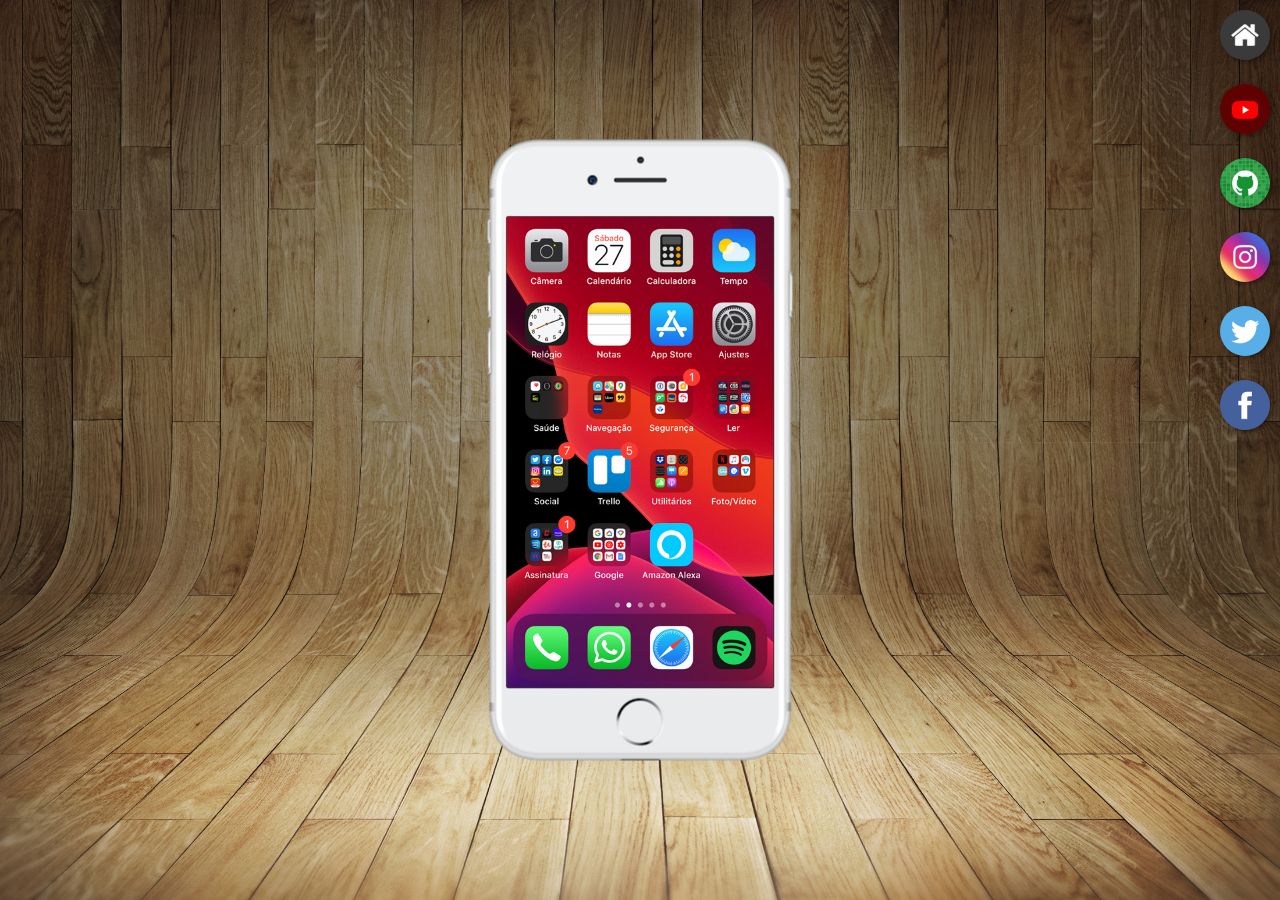
<file: index.html>
<!DOCTYPE html>
<html lang="pt-br">
<head>
    <meta charset="UTF-8">
    <meta name="viewport" content="width=device-width, initial-scale=1.0">
    <title>projeto Redes Sociais</title>
    <link rel="stylesheet" href="estilos/style.css">
    <link rel="shortcut icon" href="favicon.ico" type="image/x-icon">
</head>
<body>
    <main>
        <section id="telefone">
            <iframe src="home.html" frameborder="0" name="tela" id="tela">
                Seu navegador não é compatíval com isso 
            </iframe>
        </section>
        <section id="redes-sociais">
            <a href="home.html" target="tela"><img src="imagens/logo-home.jpg" alt=""></a><br>
            <a href="youtube.html" target="tela"><img src="imagens/logo-youtube.jpg" alt=""></a><br>
            <a href="github.html" target="tela"><img src="imagens/logo-github.jpg" alt=""></a><br>
            <a href="instagram.html" target="tela"><img src="imagens/logo-instagram.jpg" alt=""></a><br>
            <a href="twitter.html" target="tela"><img src="imagens/logo-twitter.jpg" alt=""></a><br>
            <a href="facebook.html" target="tela"><img src="imagens/logo-facebook.jpg" alt=""></a>
        </section>
    </main>
</body>
</html>
</file>
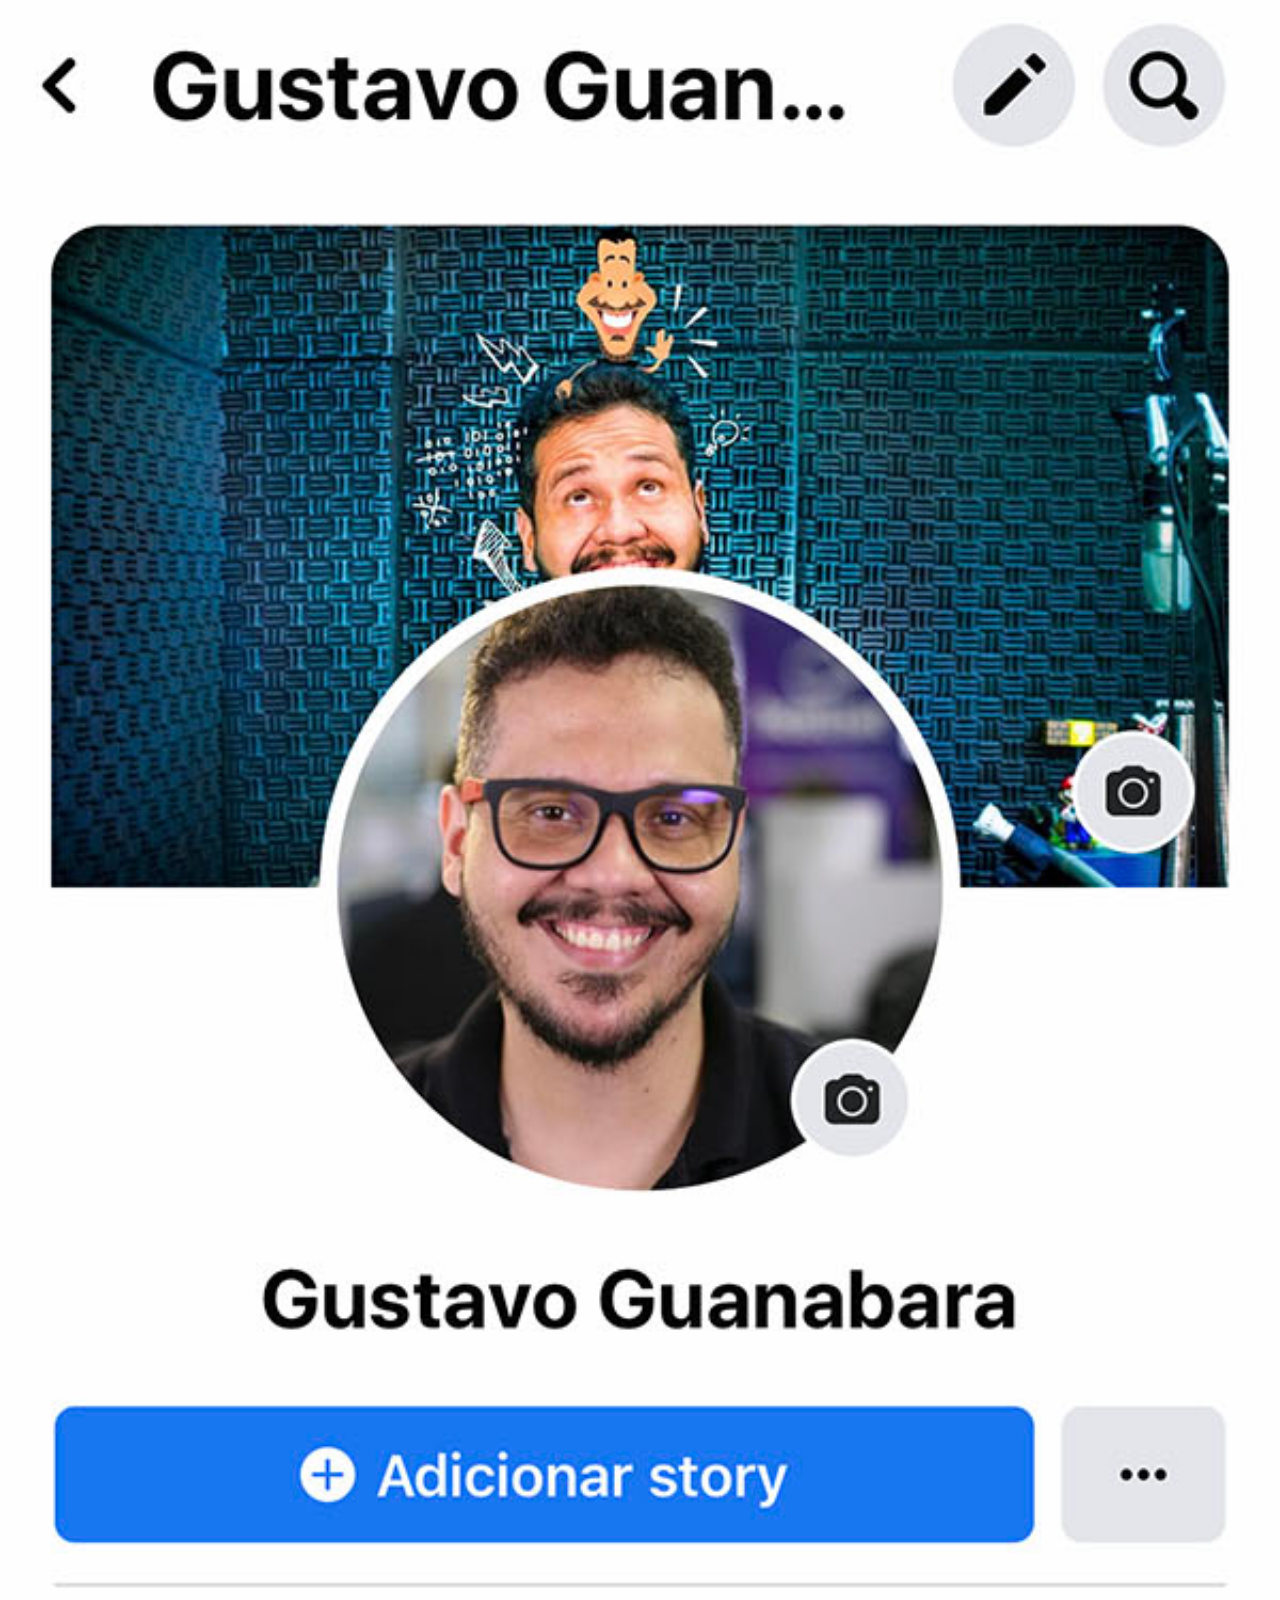
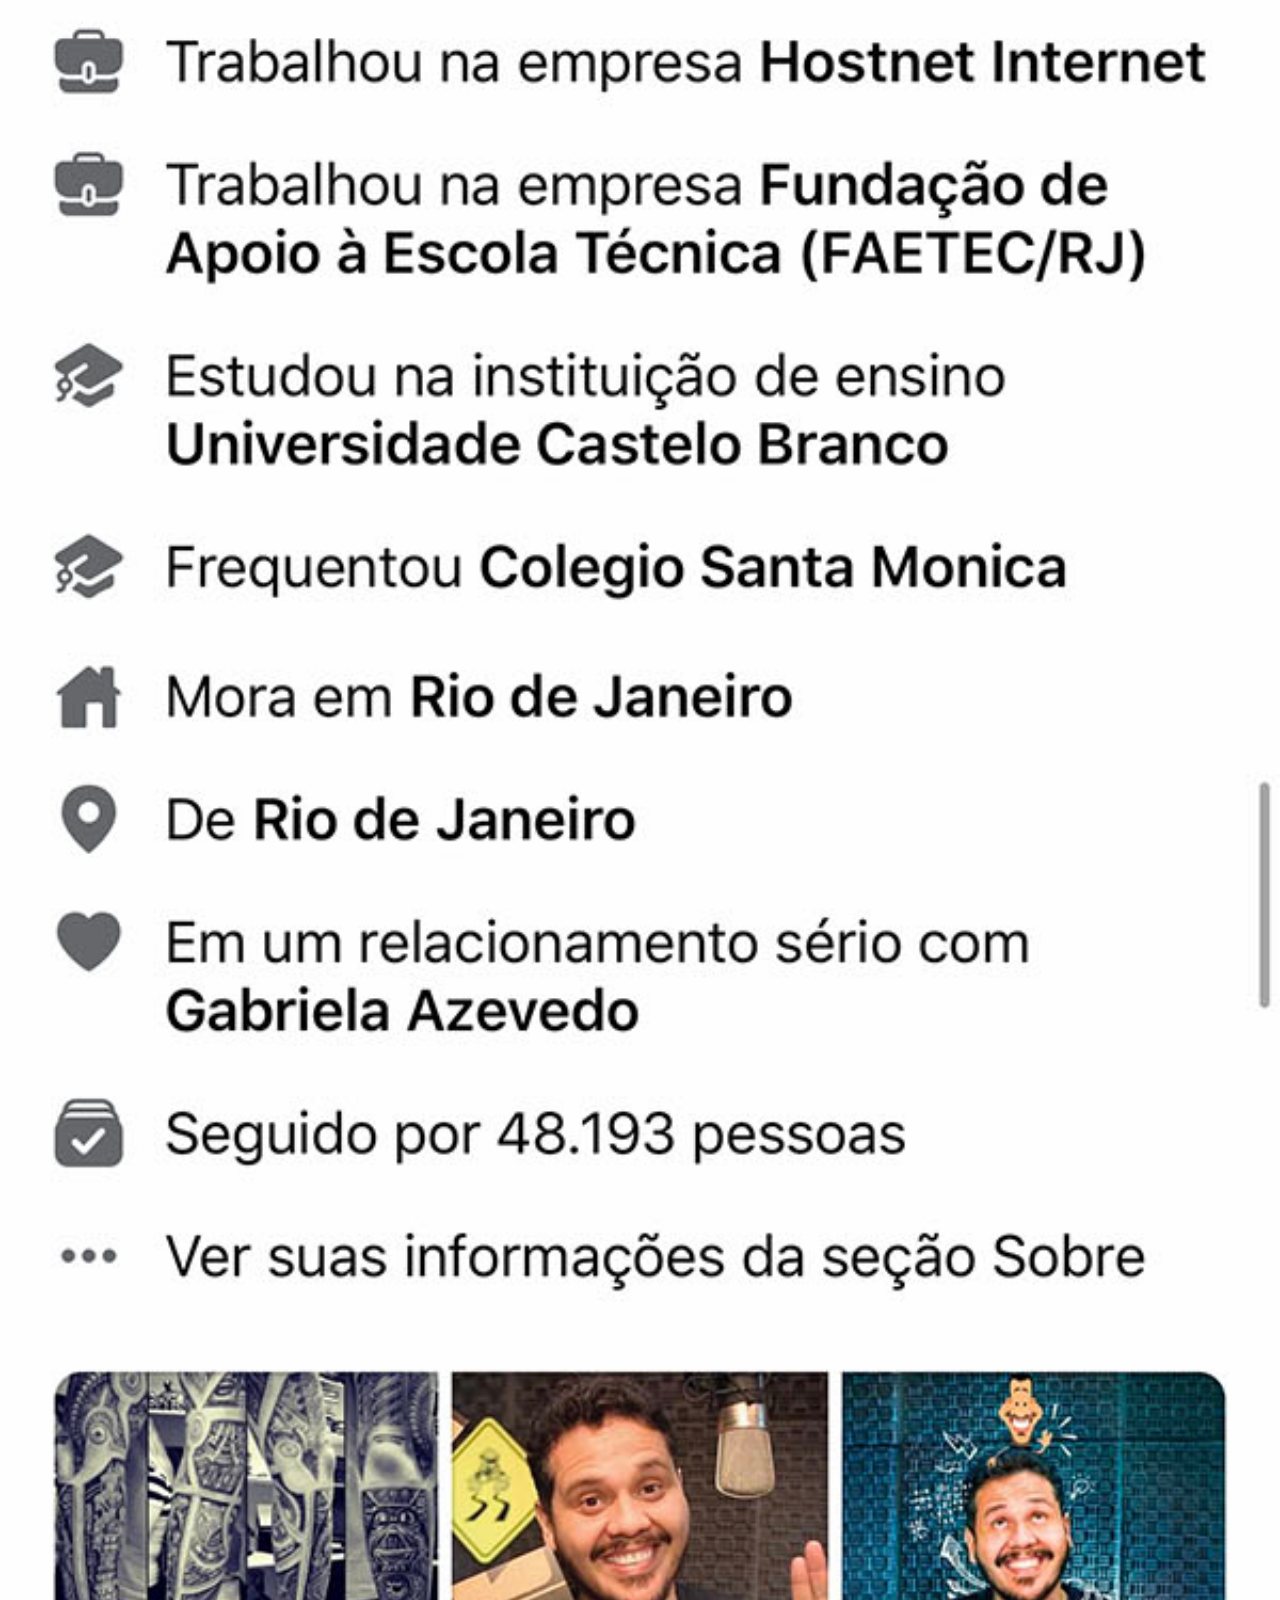
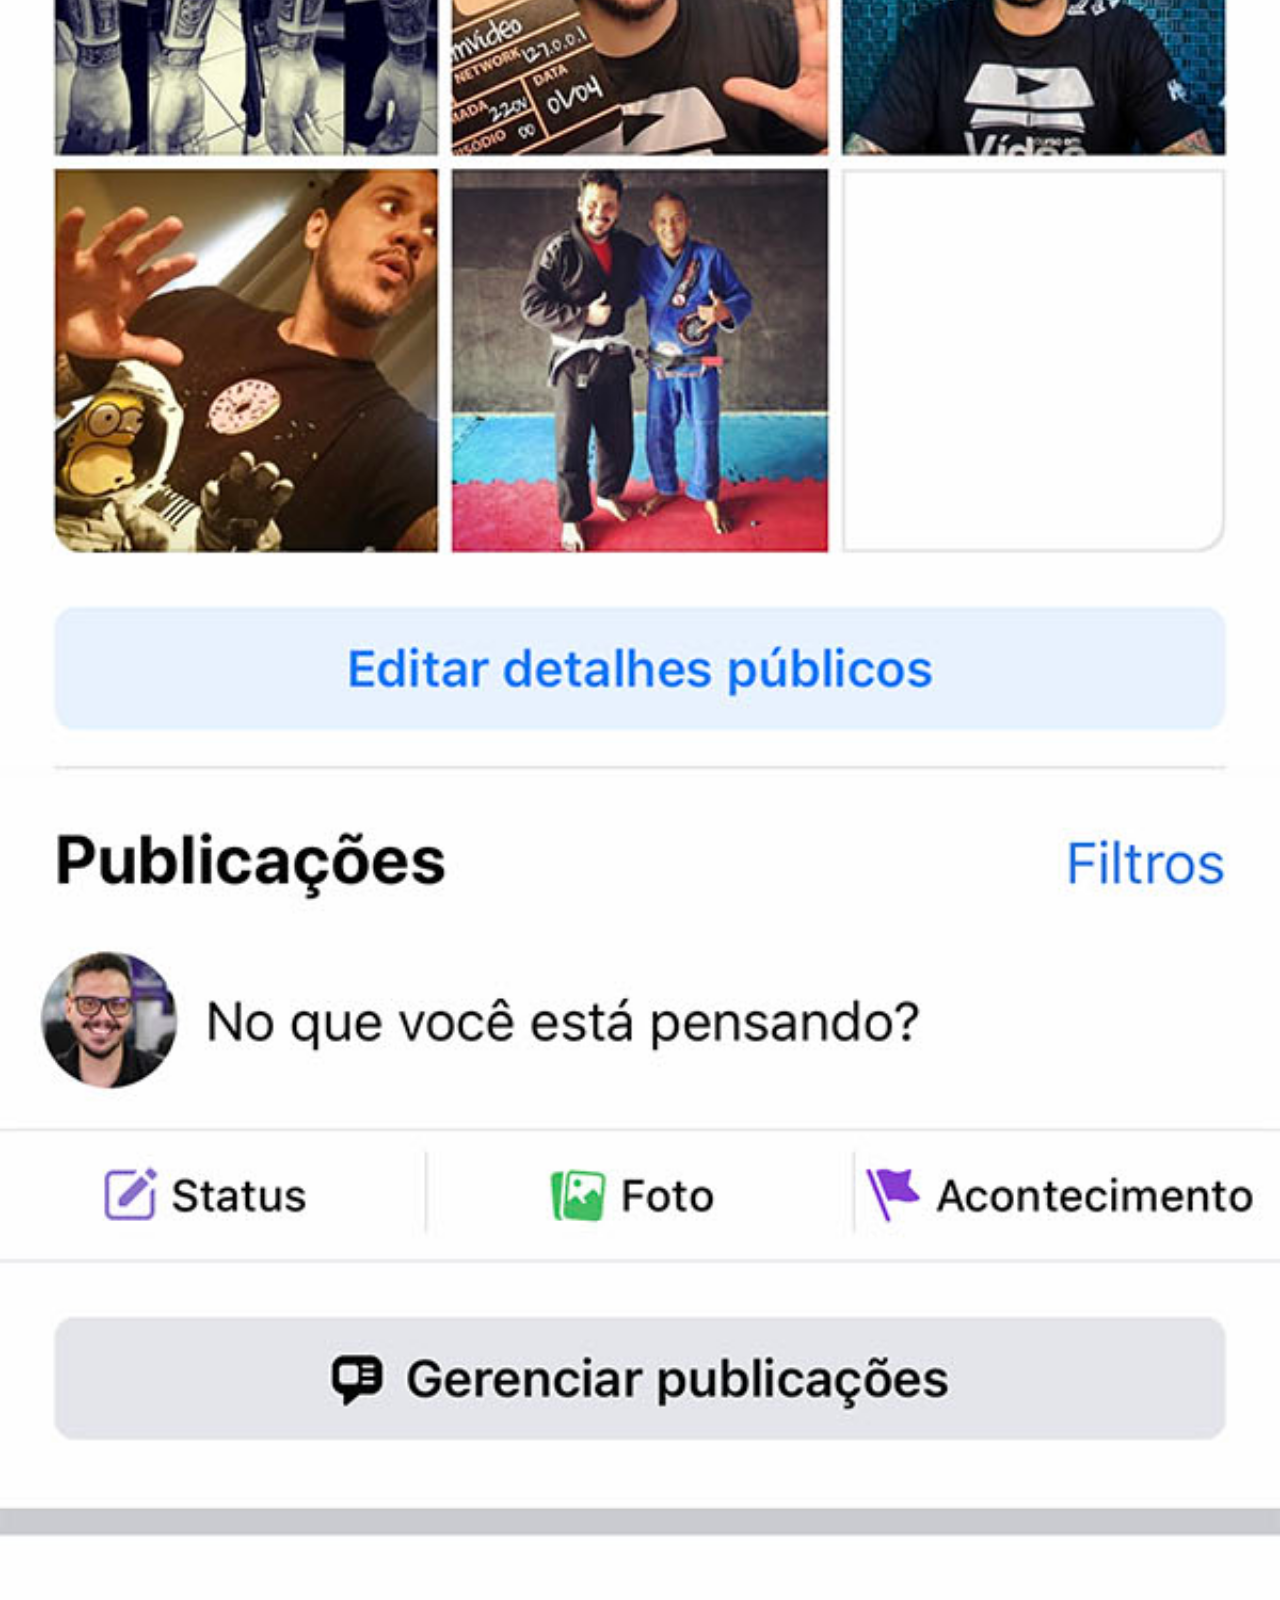
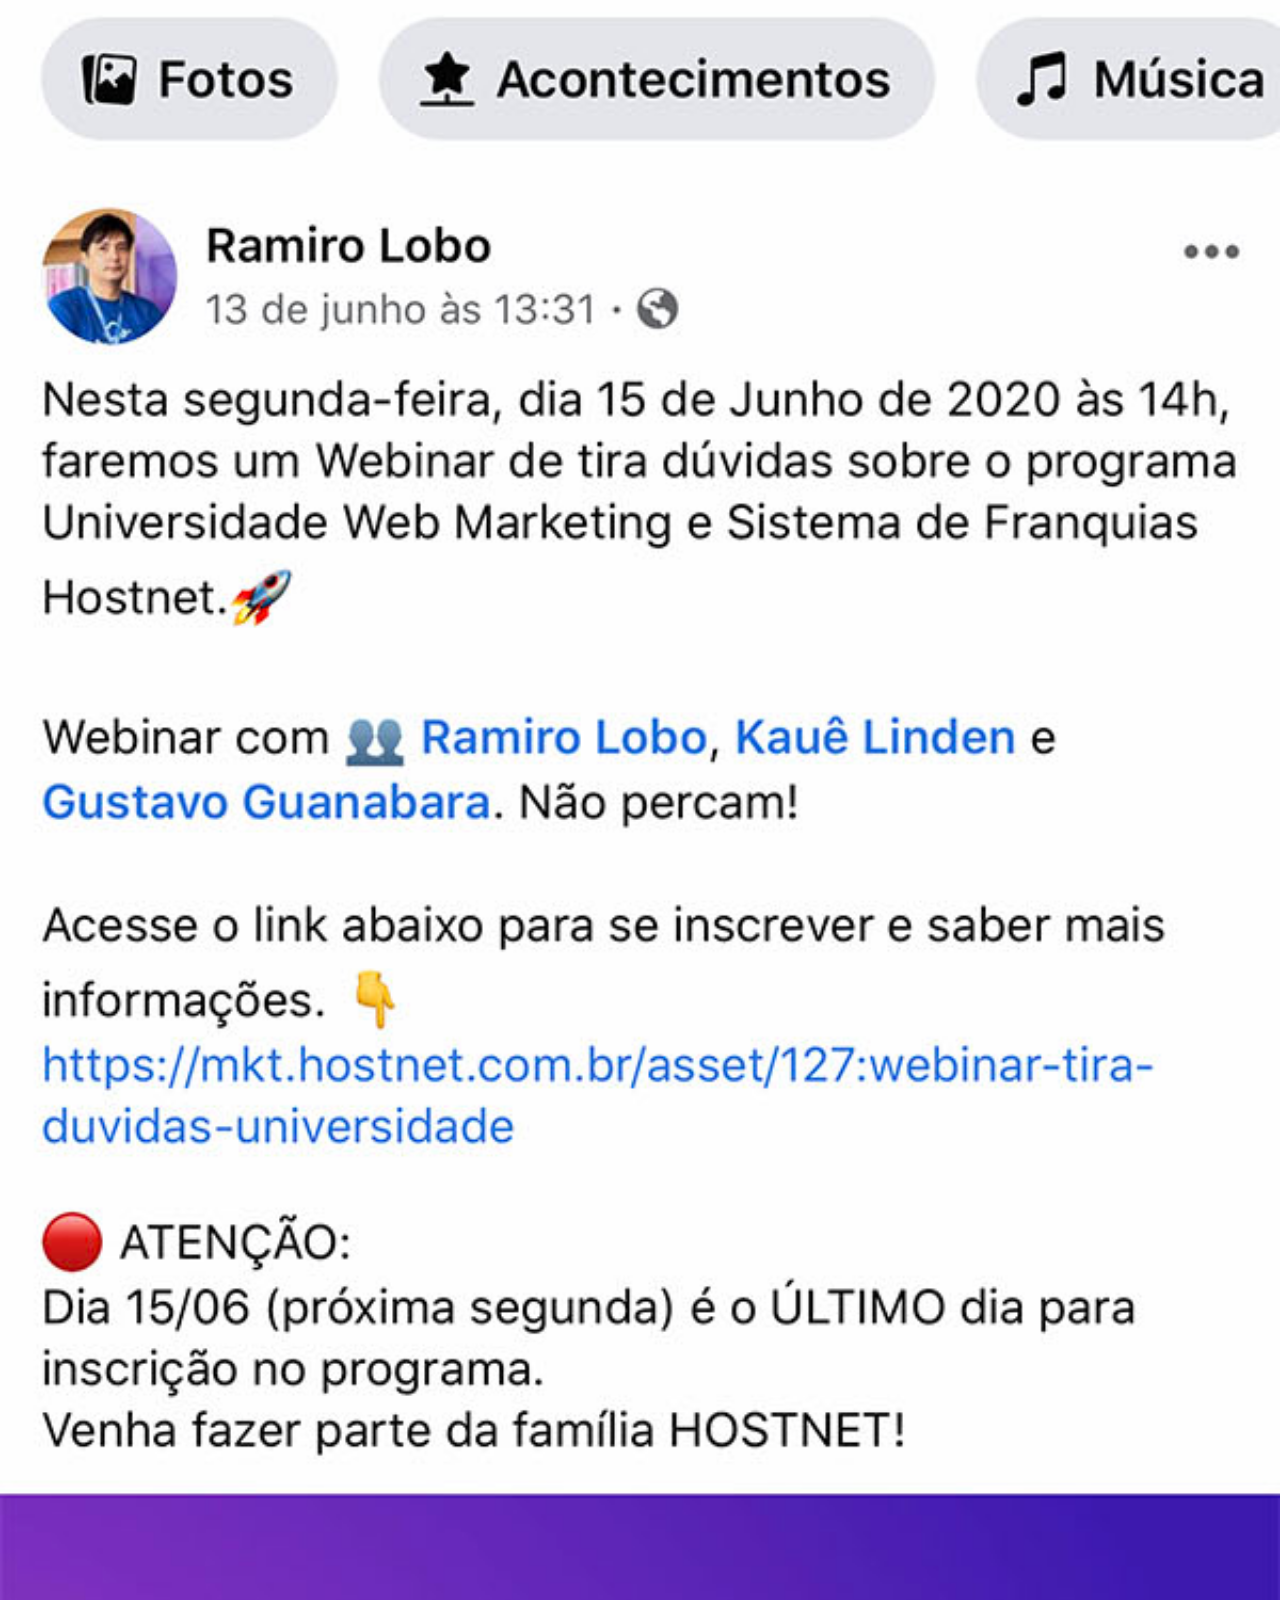
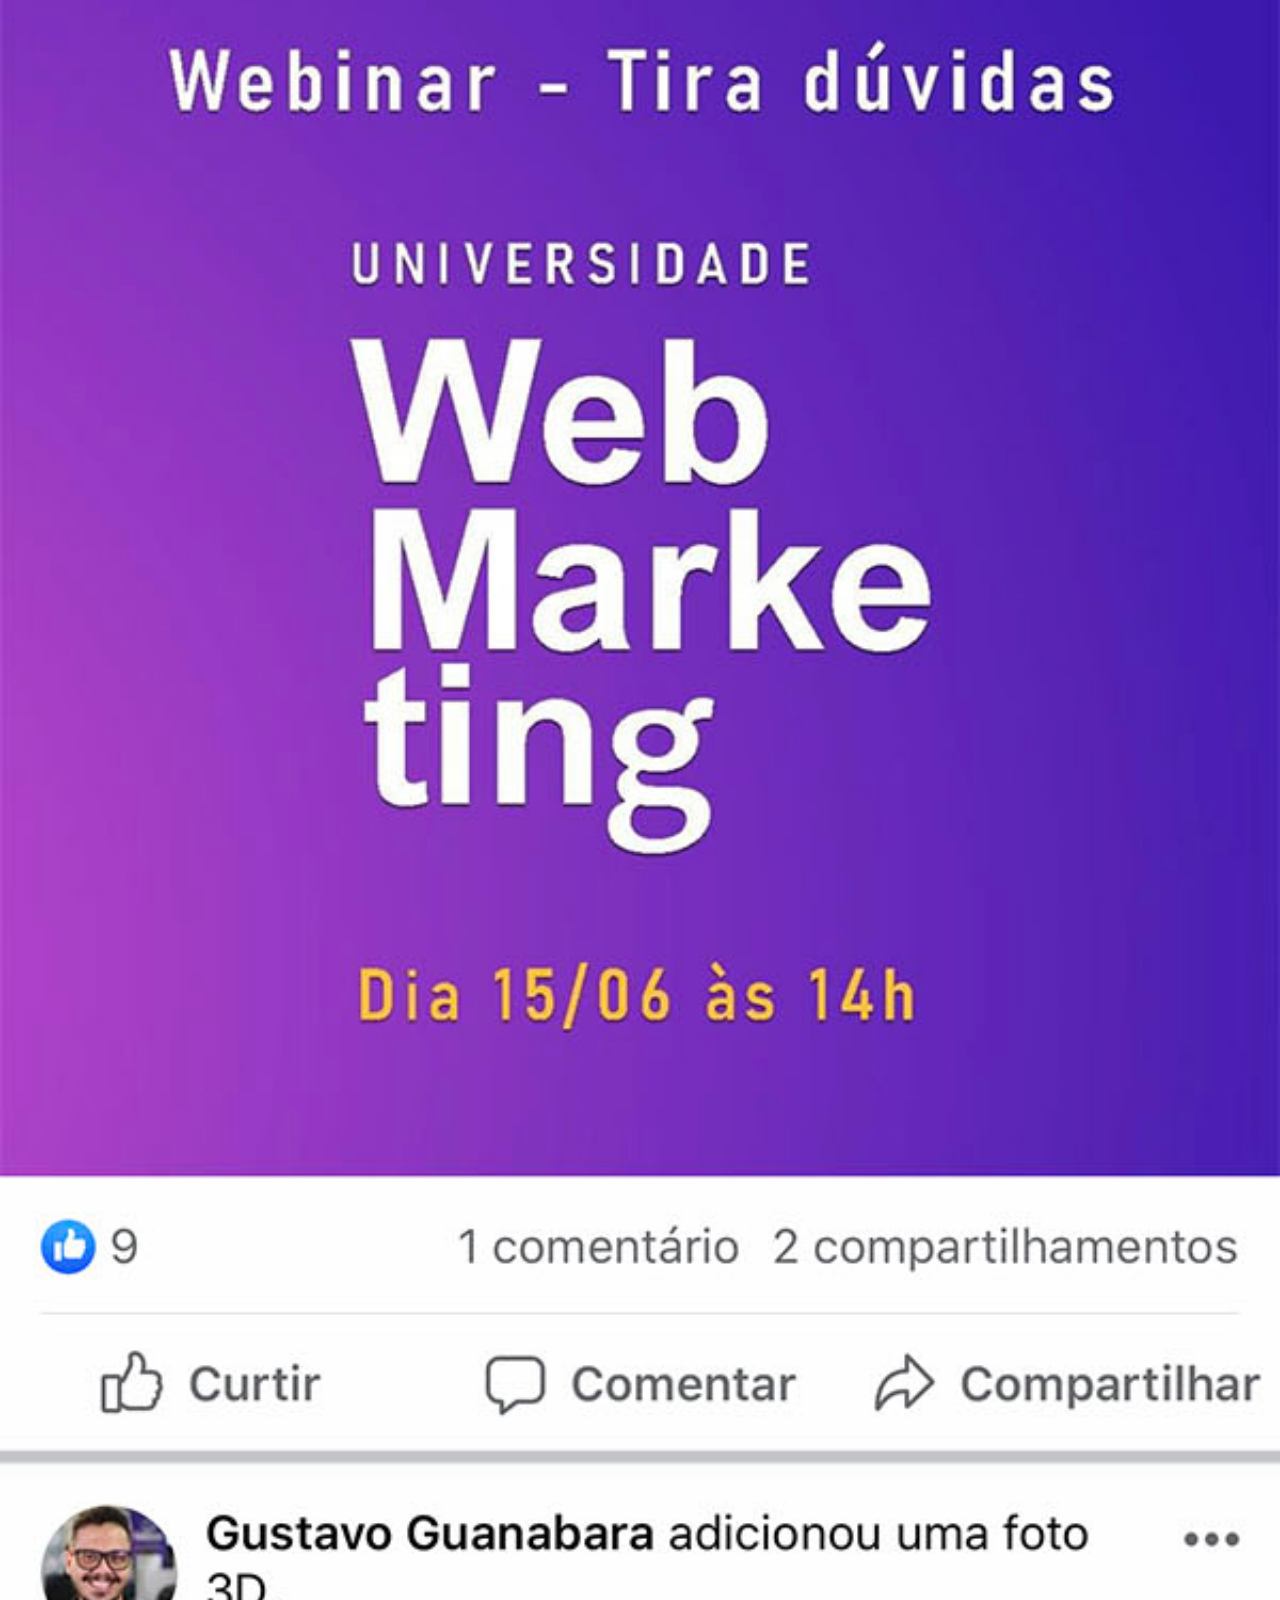
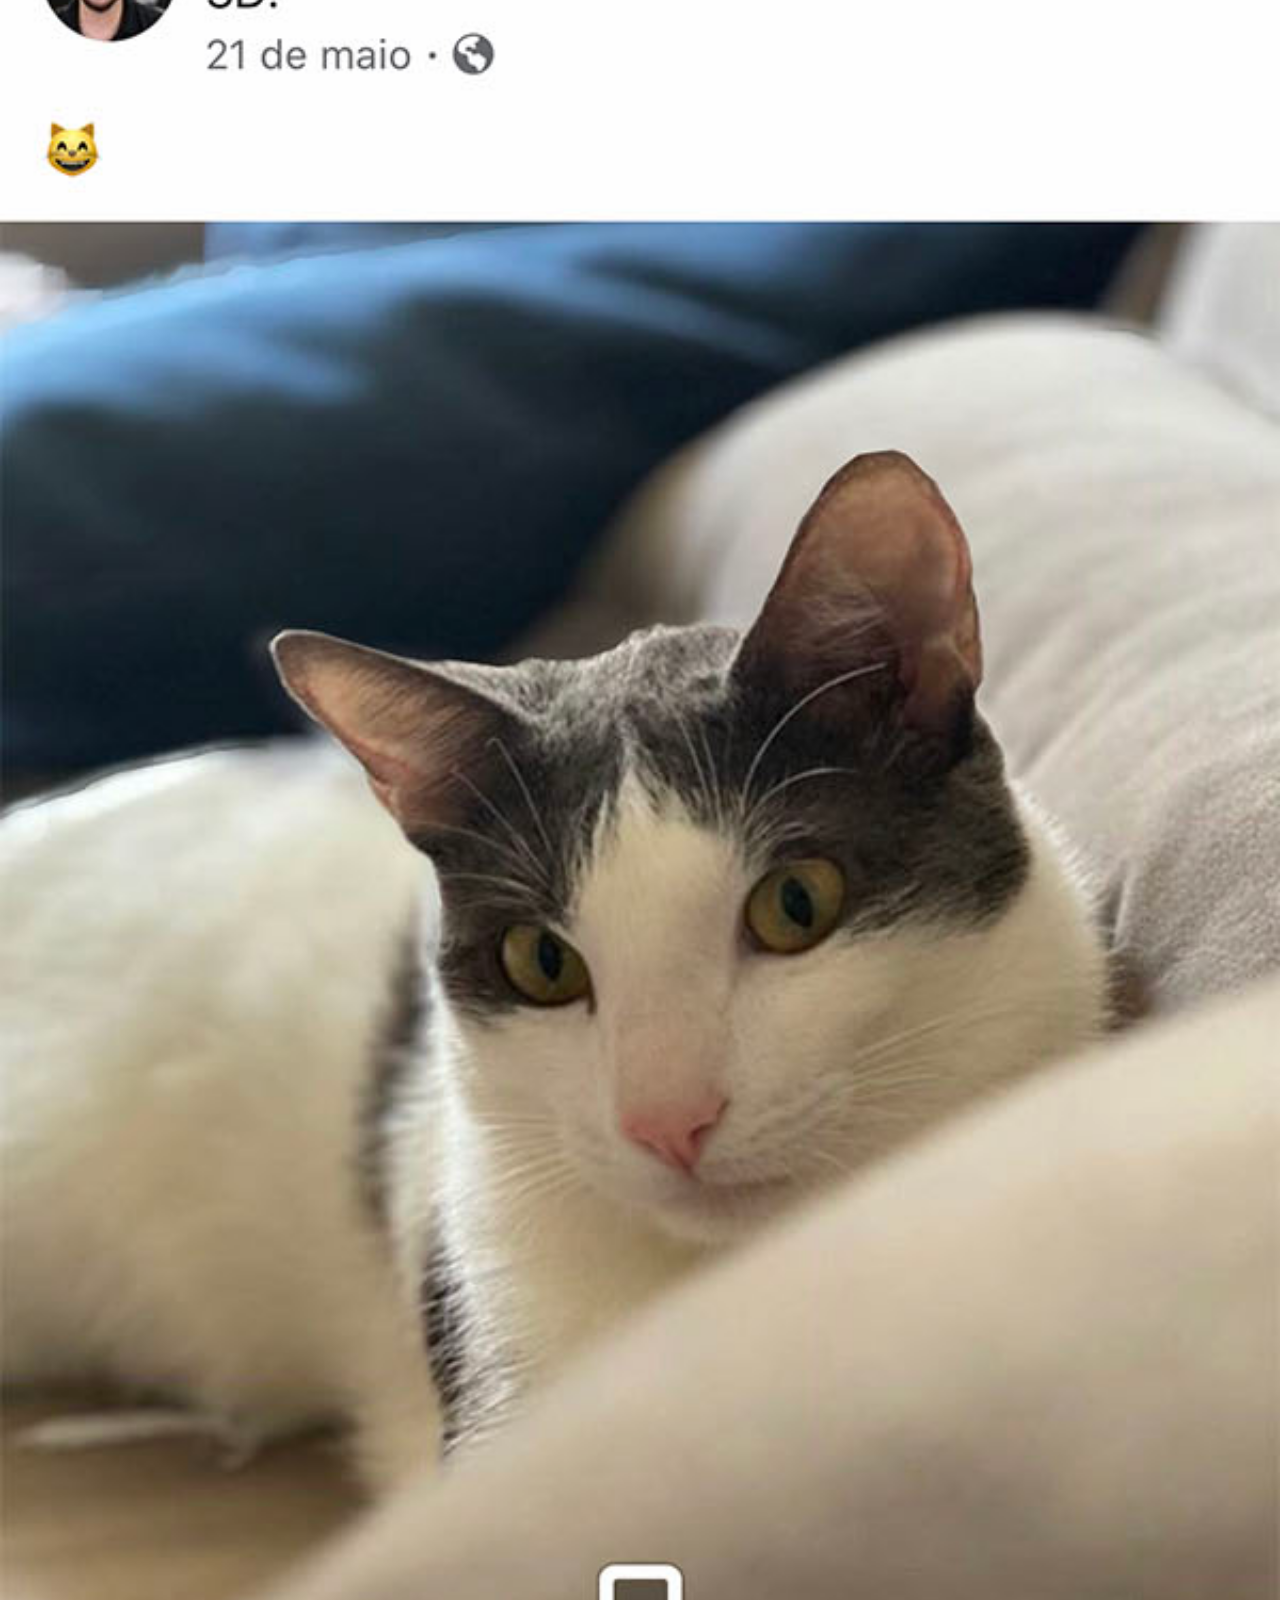
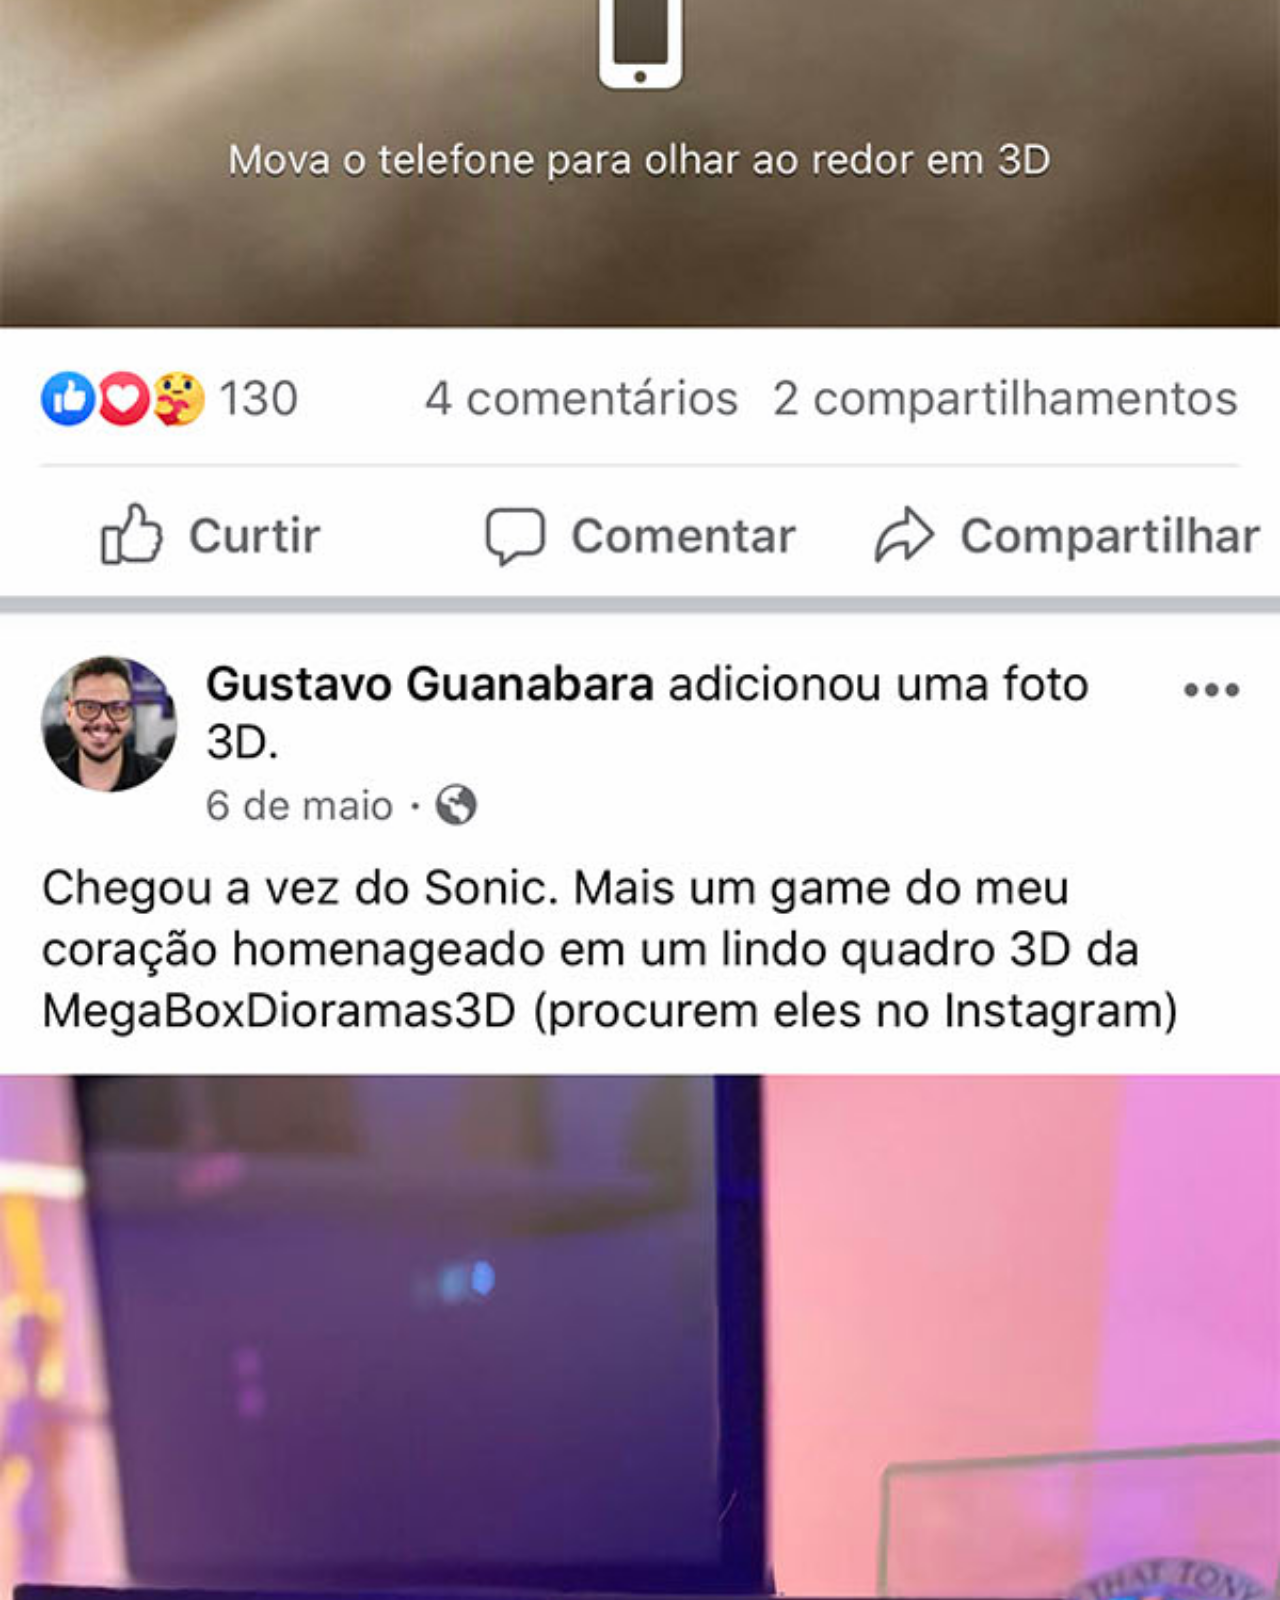
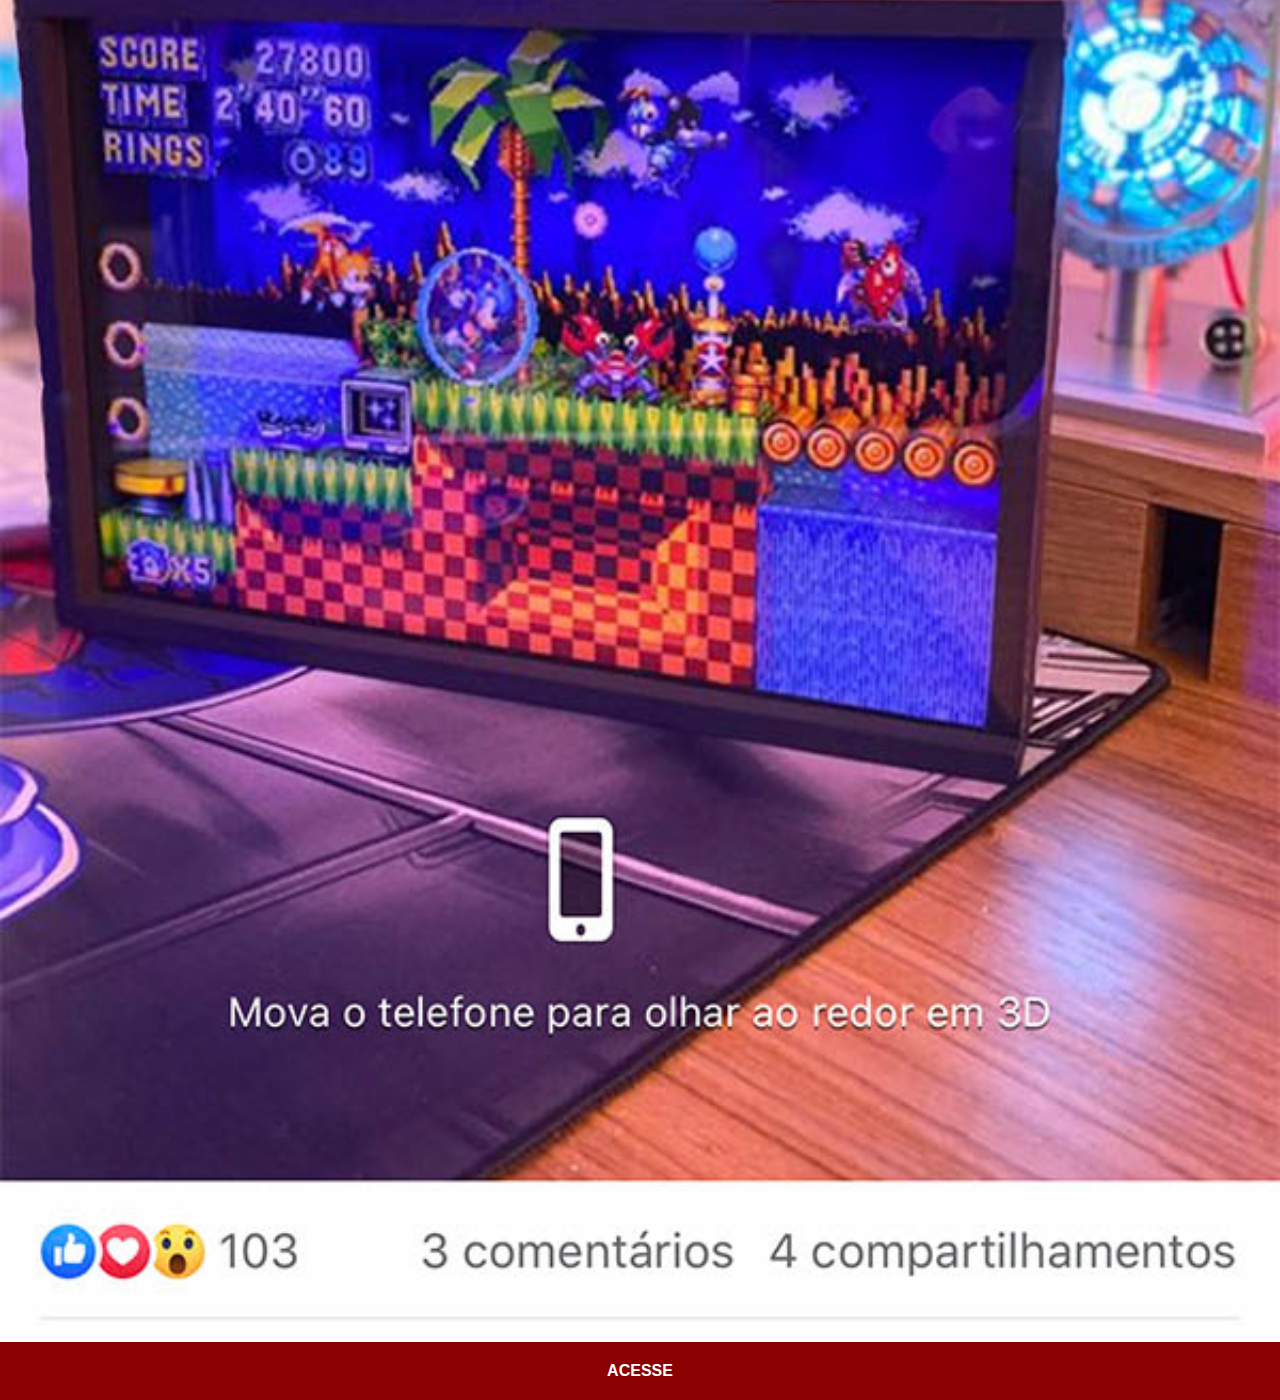
<file: facebook.html>
<!DOCTYPE html>
<html lang="pt-br">
<head>
    <meta charset="UTF-8">
    <meta name="viewport" content="width=device-width, initial-scale=1.0">
    <title>Facebook</title>
    <link rel="stylesheet" href="estilos/social.css">
</head>
<body>
    <img src="imagens/tela-facebook.jpg" alt="">
    <a href="https://www.facebook.com/gustavoguanabara">ACESSE</a>
</body>
</html>
</file>
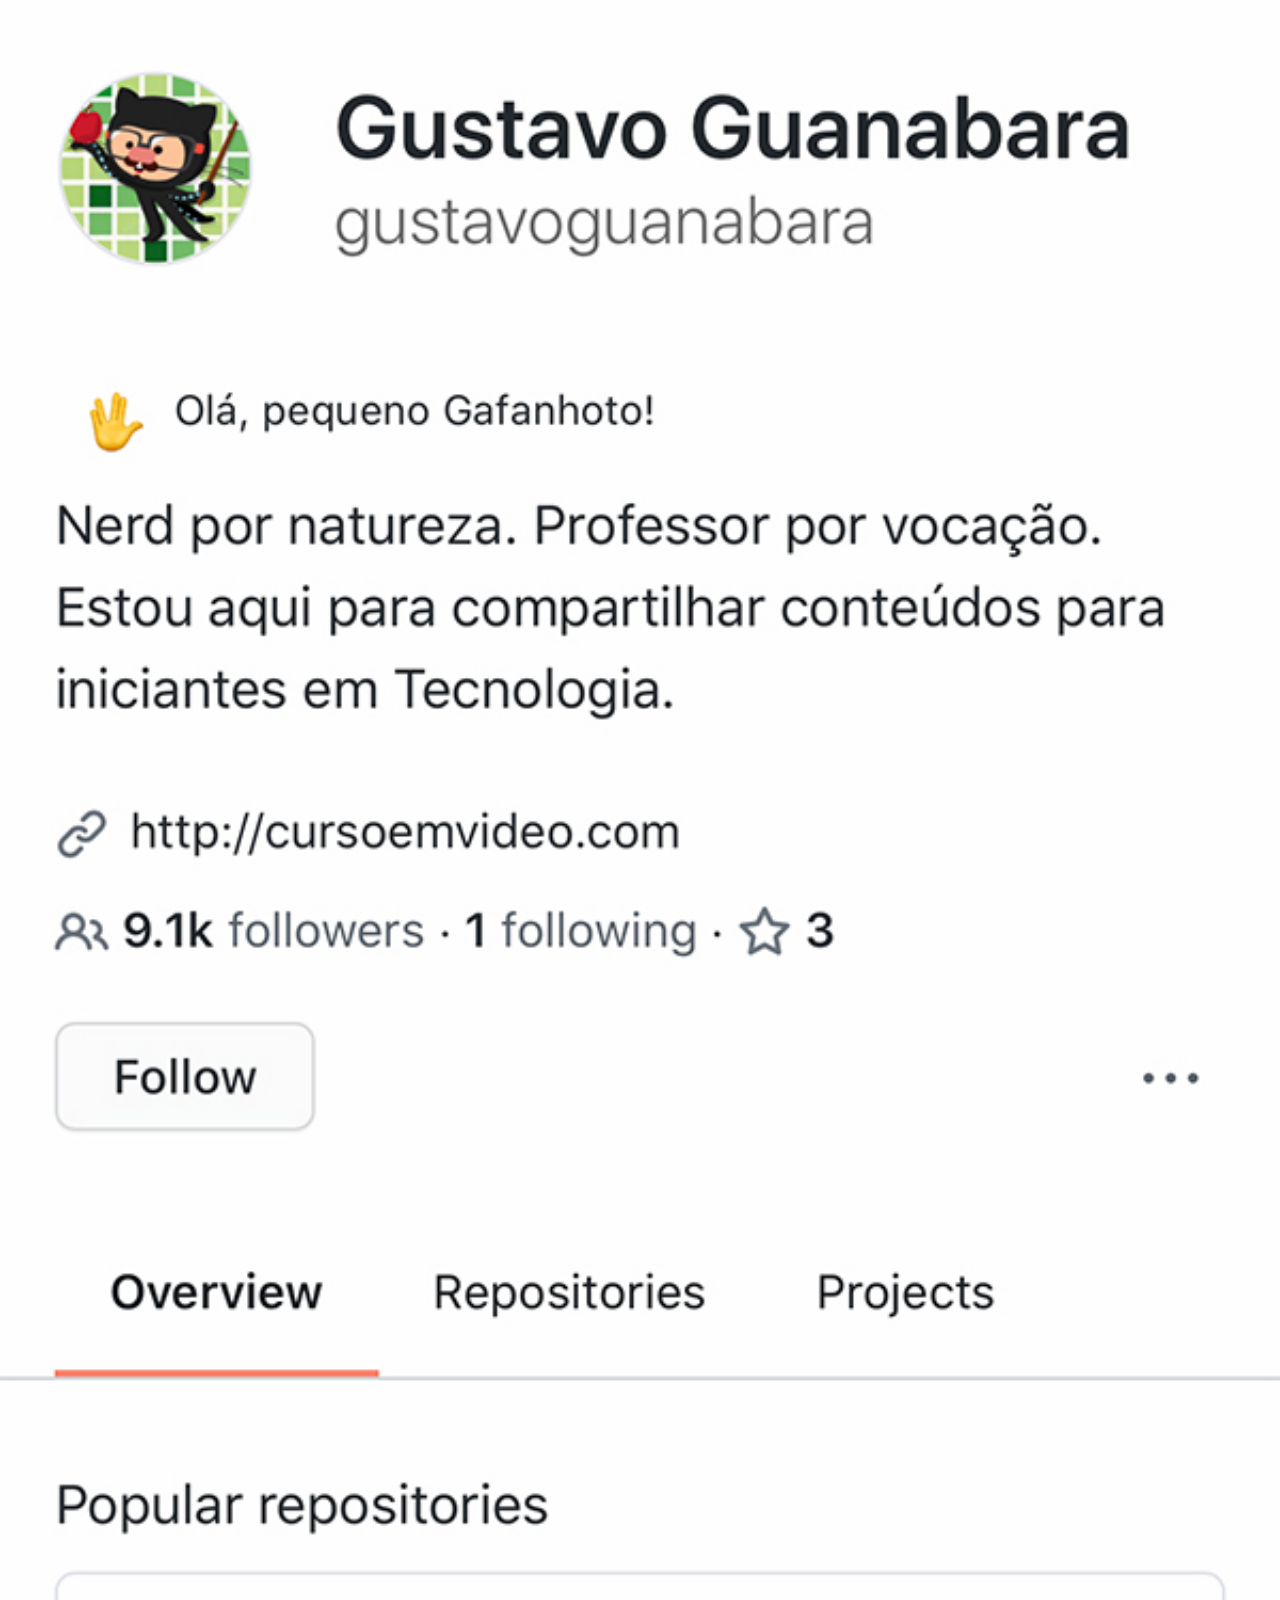
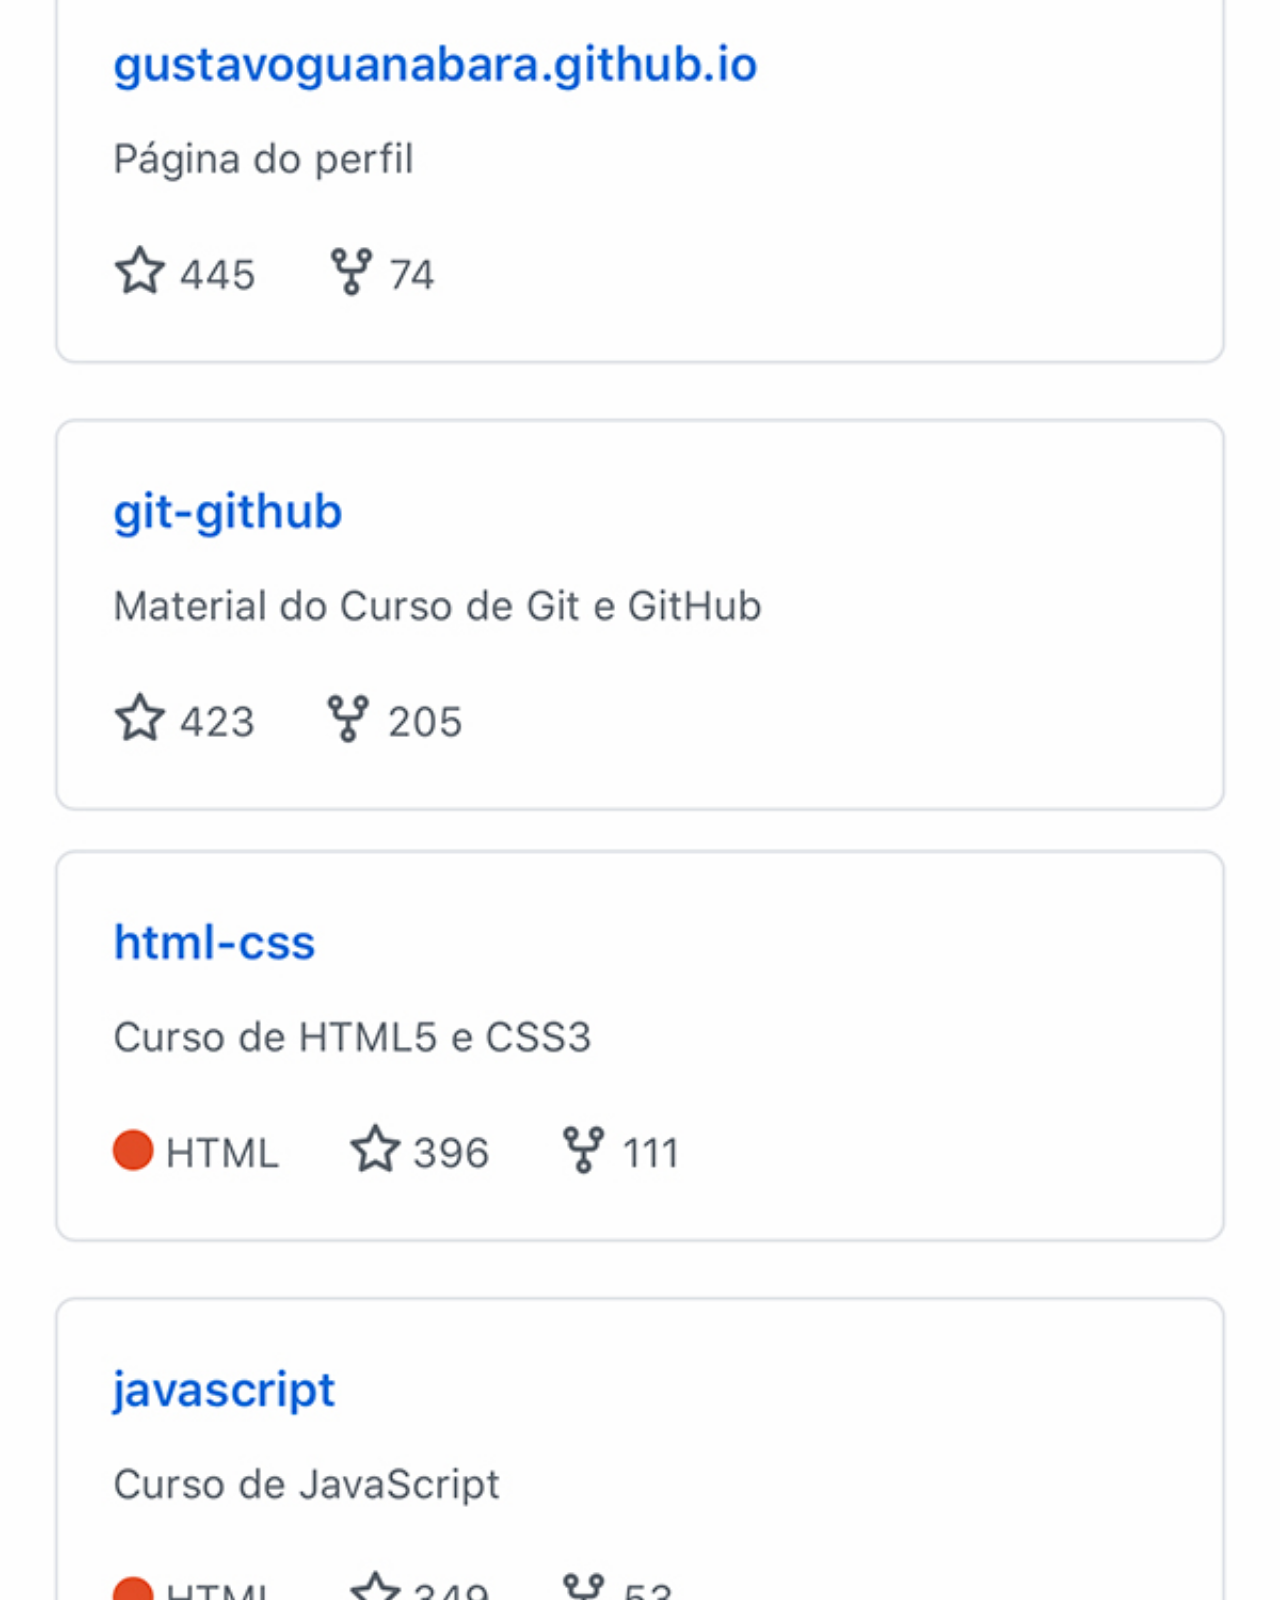
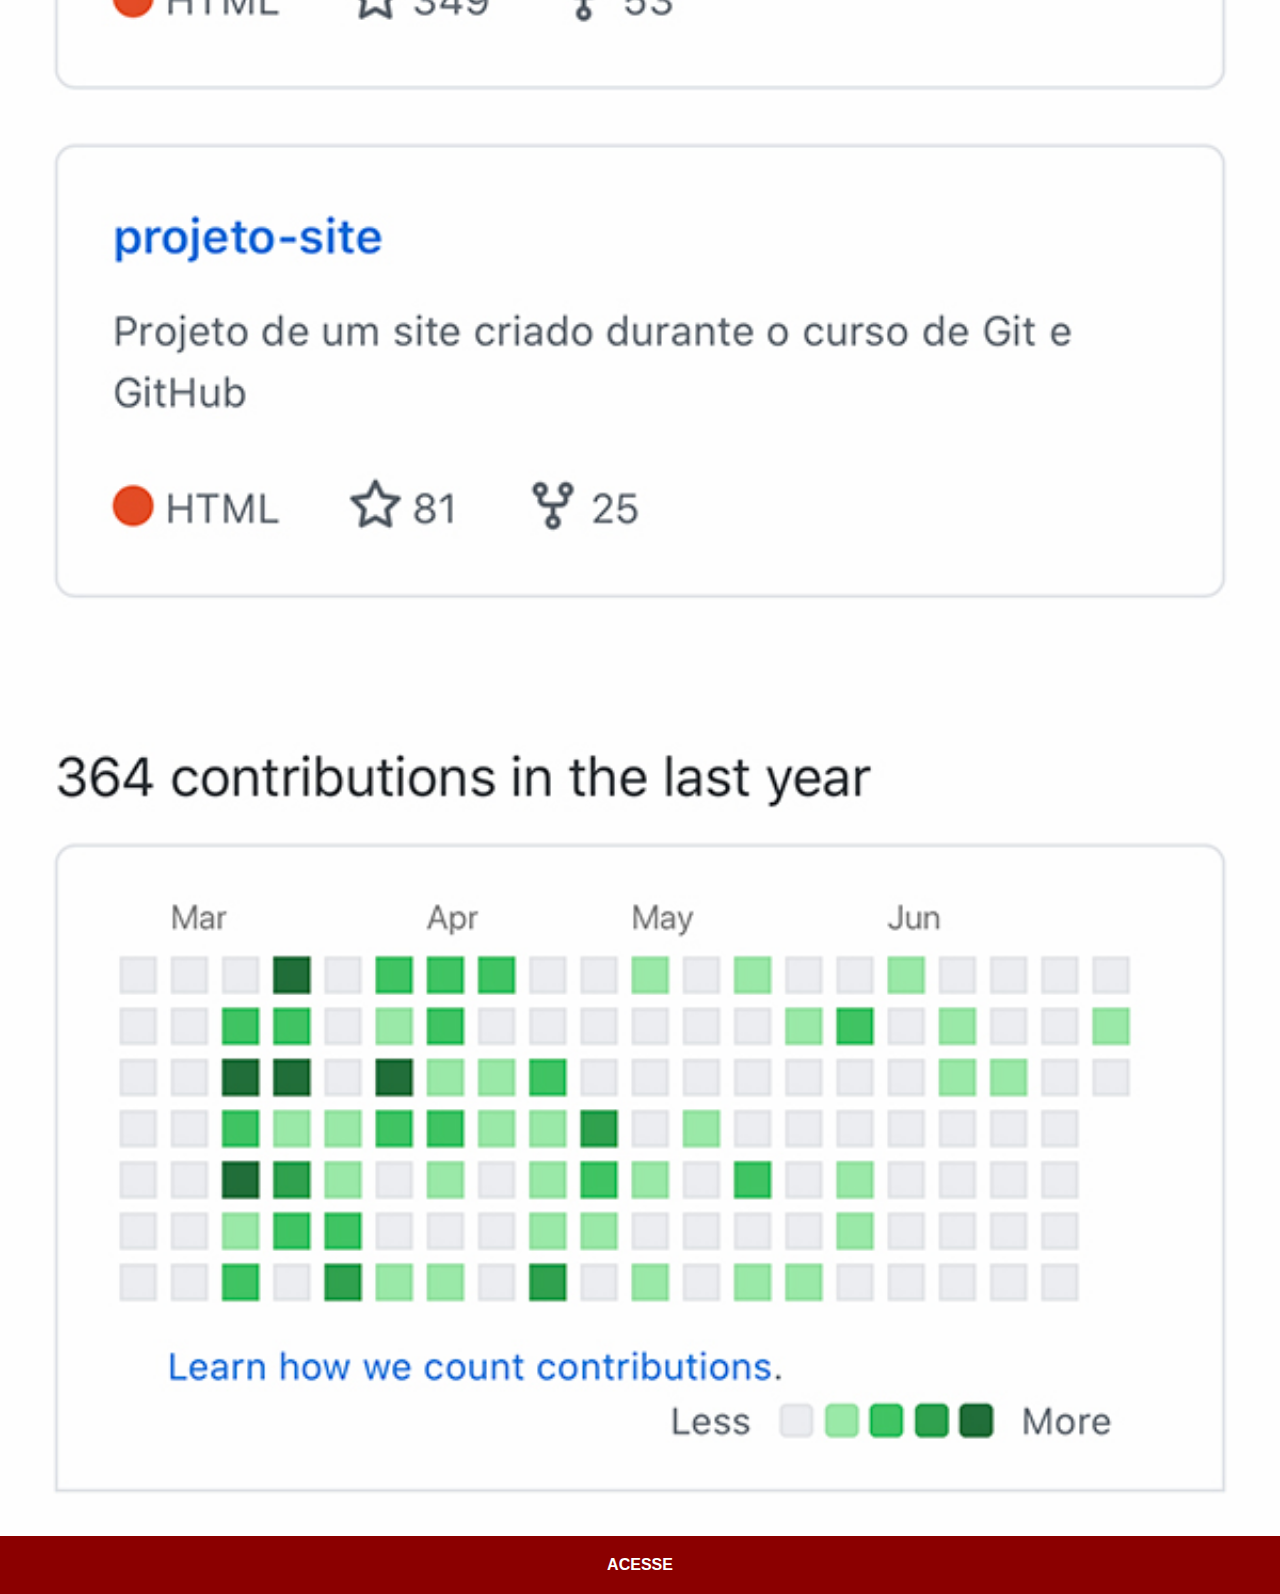
<file: github.html>
<!DOCTYPE html>
<html lang="pt-br">
<head>
    <meta charset="UTF-8">
    <meta name="viewport" content="width=device-width, initial-scale=1.0">
    <title>Github</title>
    <link rel="stylesheet" href="estilos/social.css">
</head>
<body>
    <img src="imagens/tela-github.jpg" alt="Github">
    <a href="https://gustavoguanabara.github.io/" target="_blank">ACESSE</a>
</body>
</html>
</file>
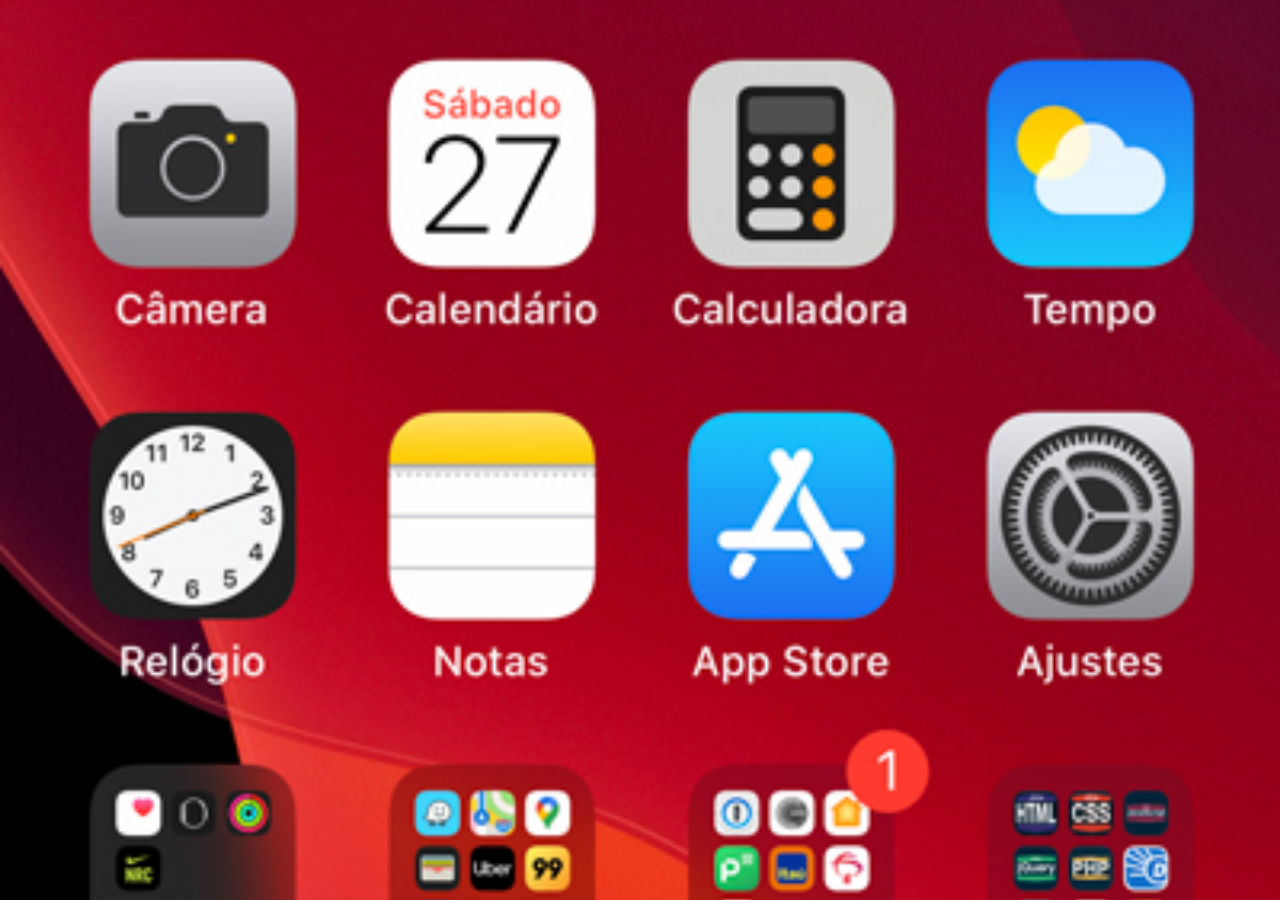
<file: home.html>
<!DOCTYPE html>
<html lang="pt-br">
<head>
    <meta charset="UTF-8">
    <meta name="viewport" content="width=device-width, initial-scale=1.0">
    <title>Home</title>
</head>
<style>
    * {
        margin: 0px;
        padding: 0px;
    }

    body {
        width: 100vw;
        height: 100vh;
        background: black url('imagens/tela-home.jpg') no-repeat top center;
        background-size: cover;
    }
</style>
<body>
    
</body>
</html>
</file>
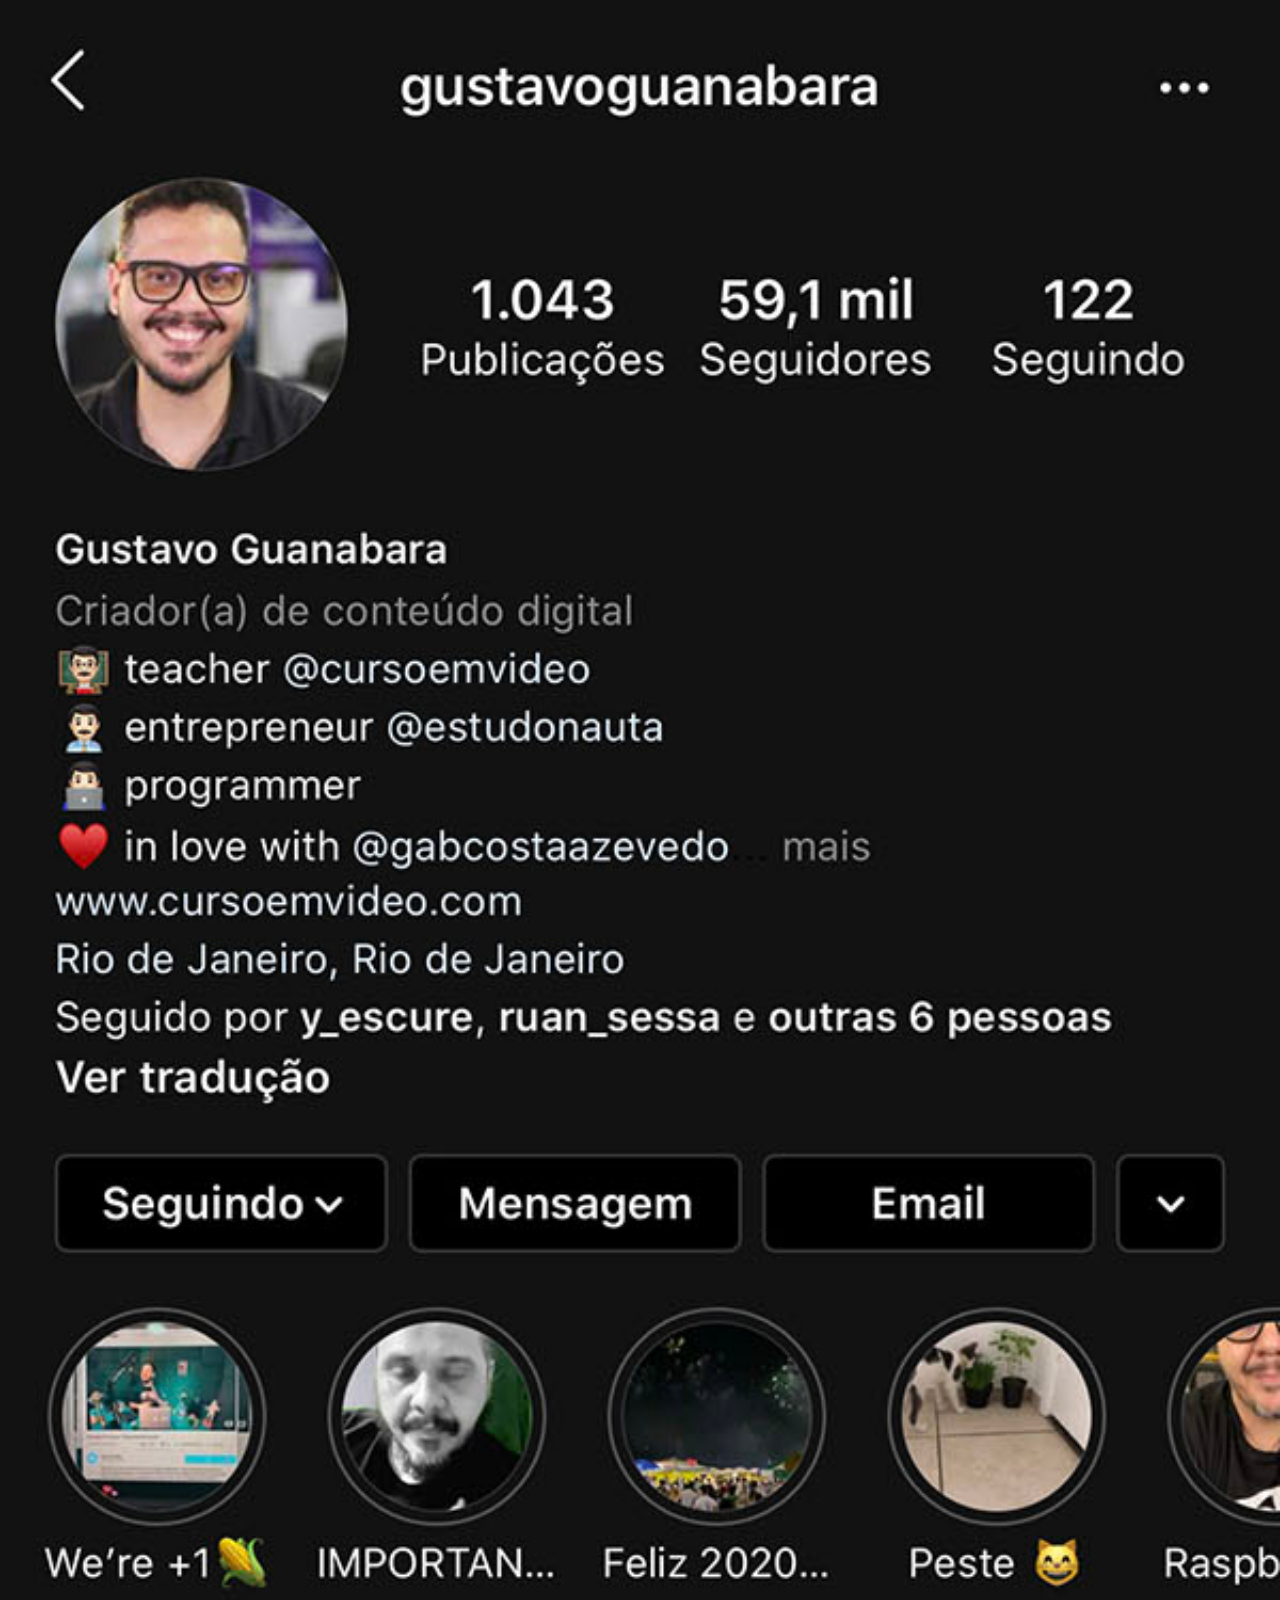
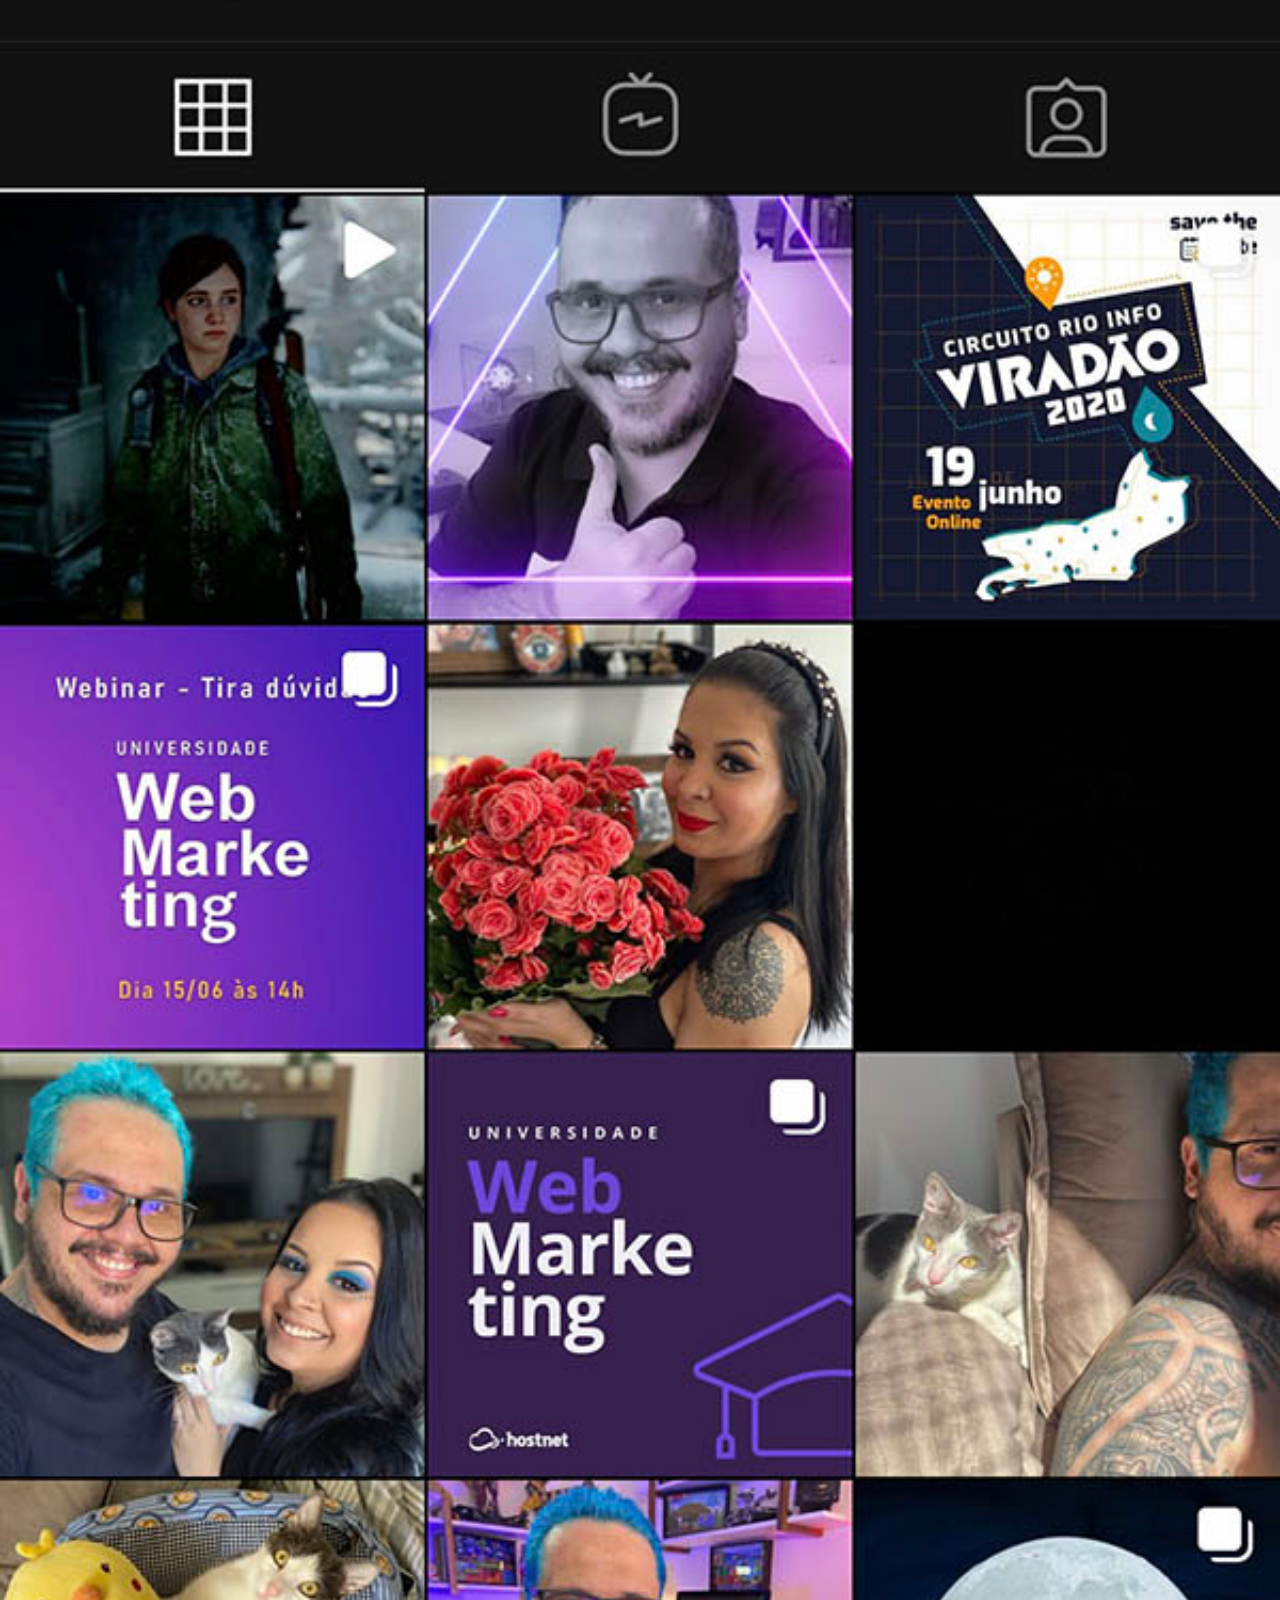
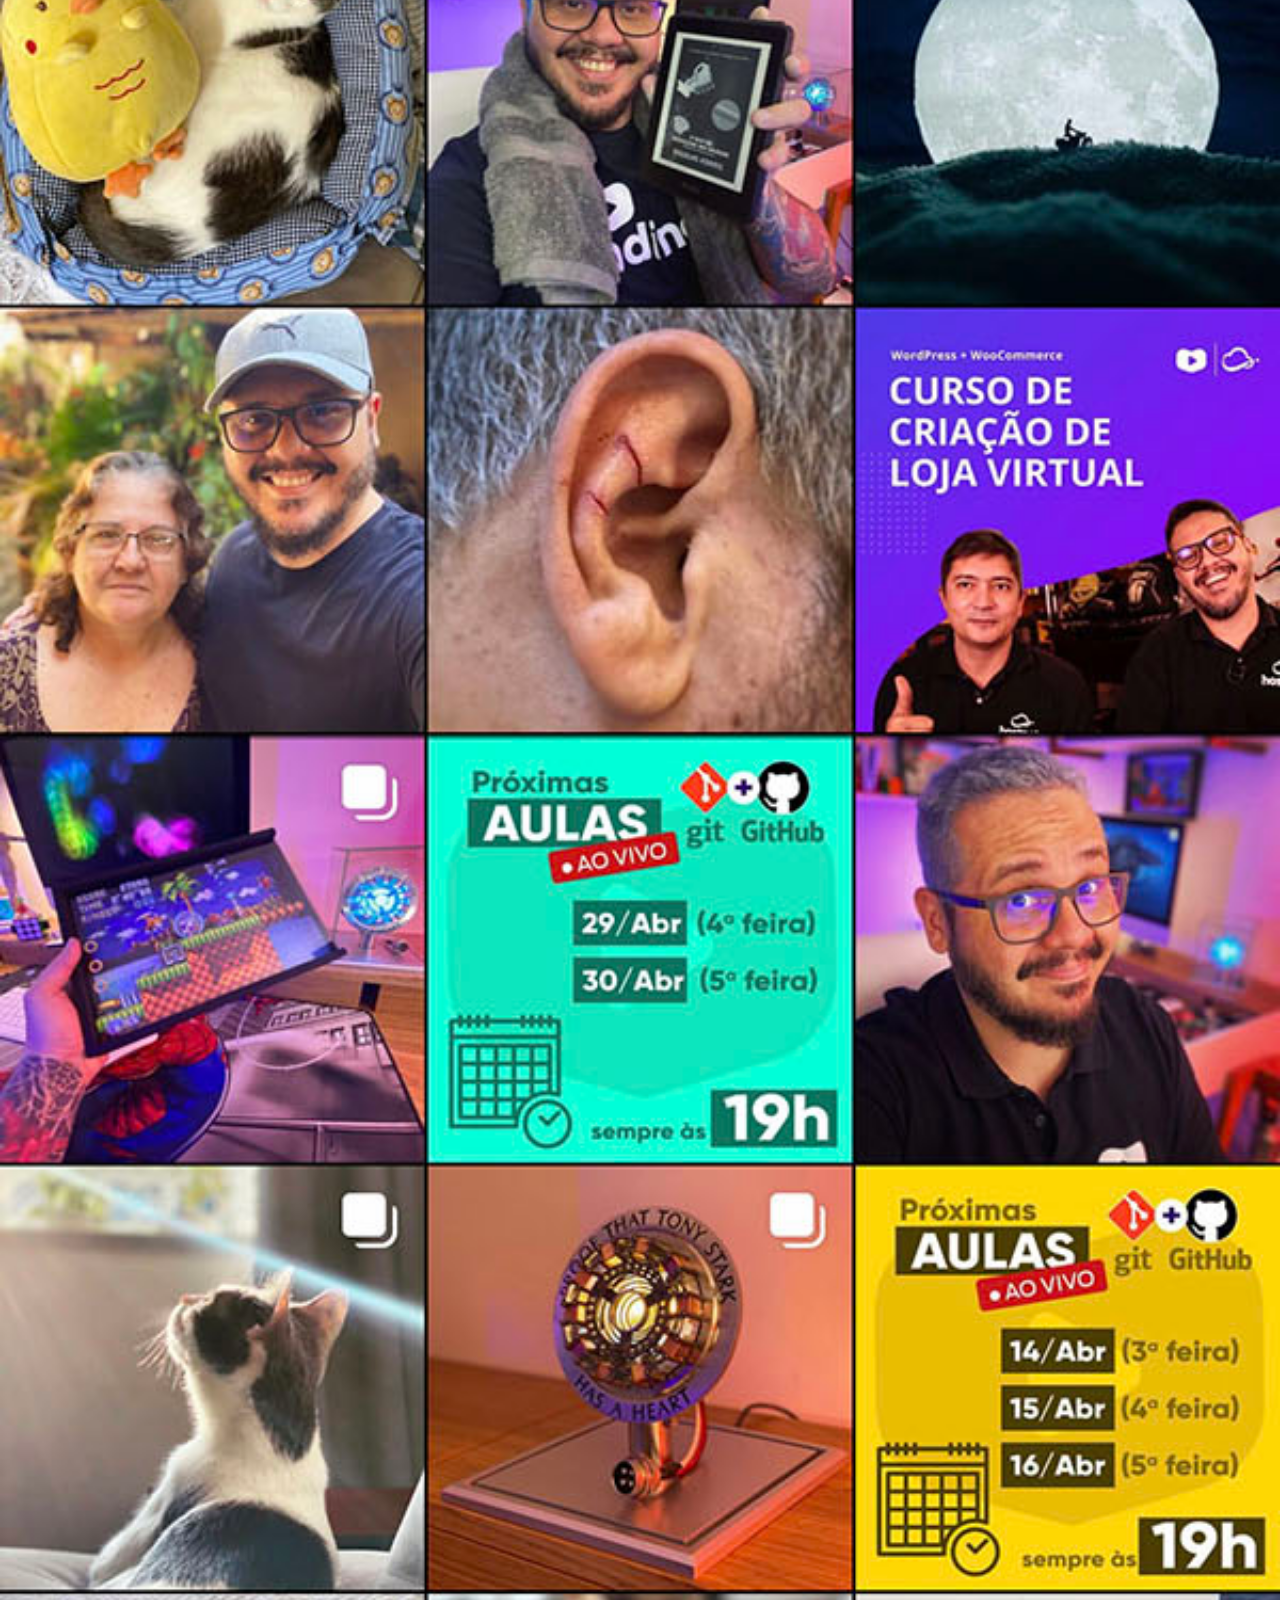
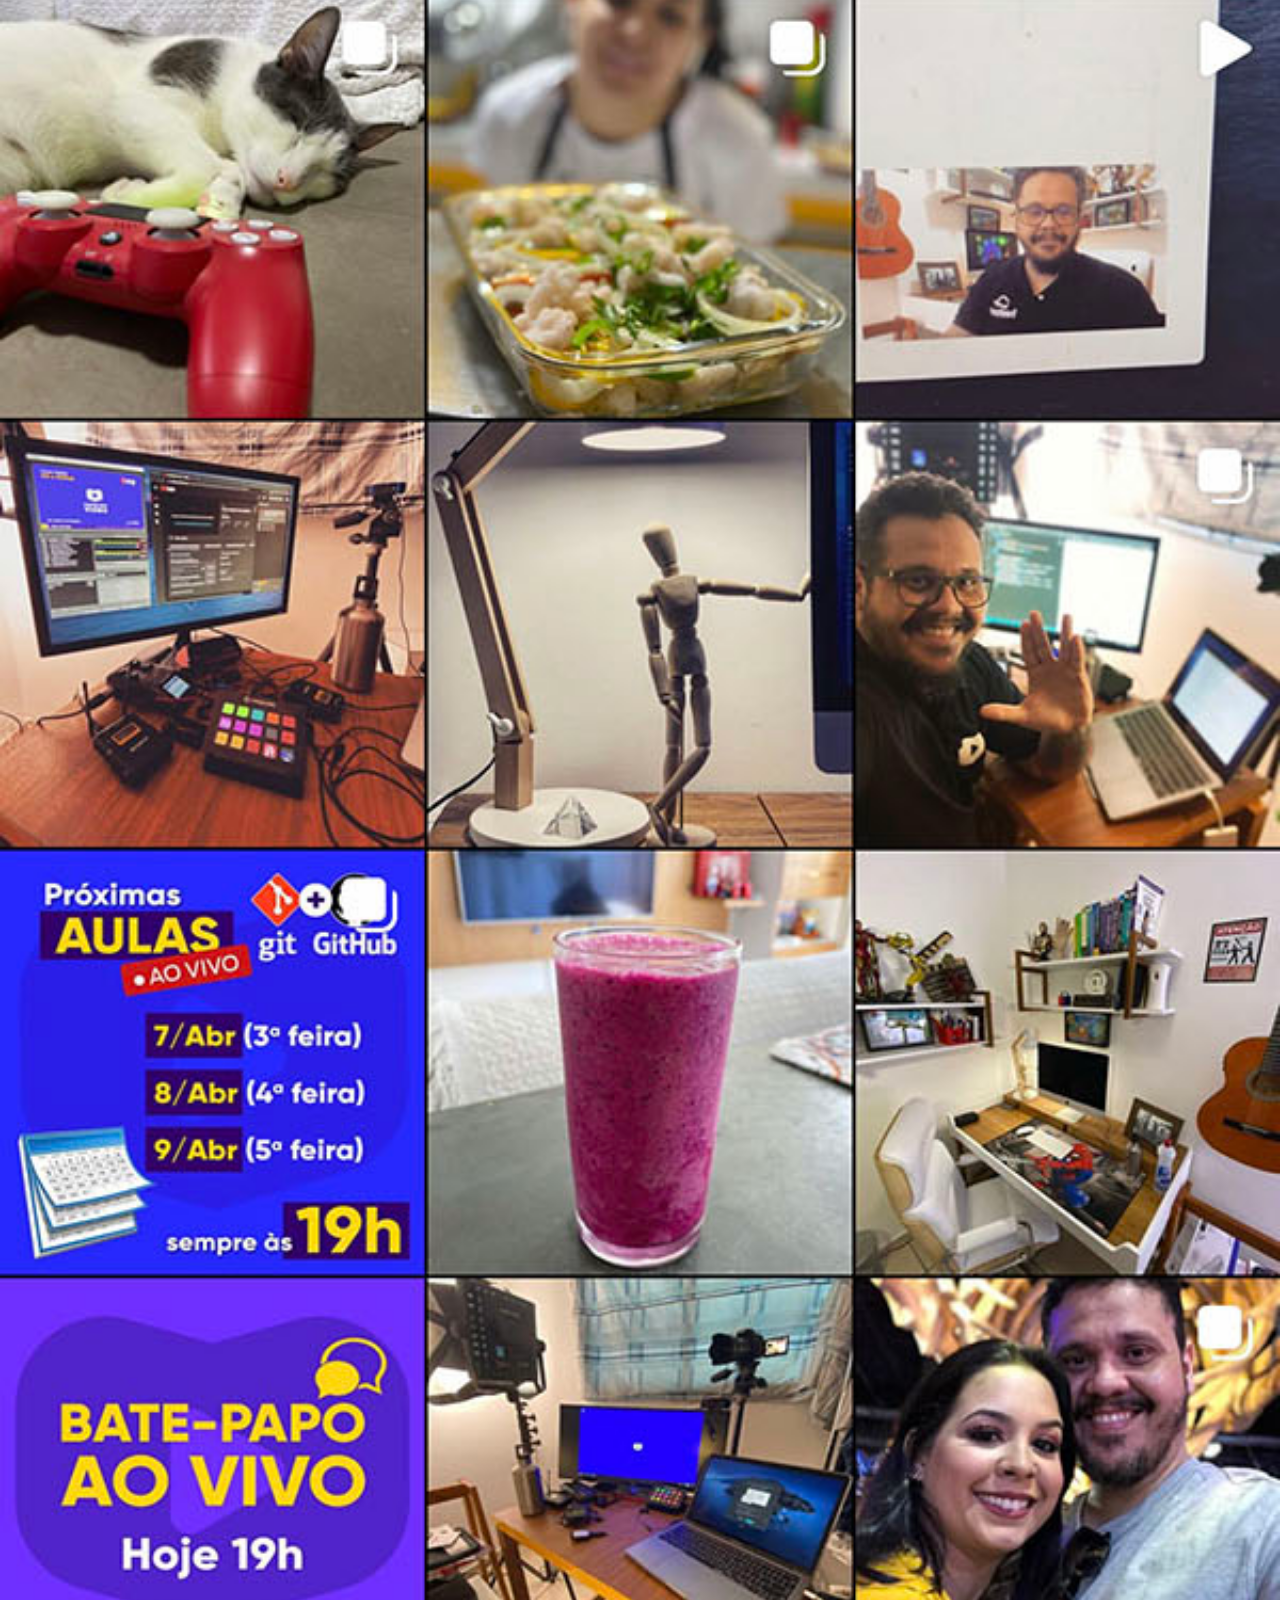
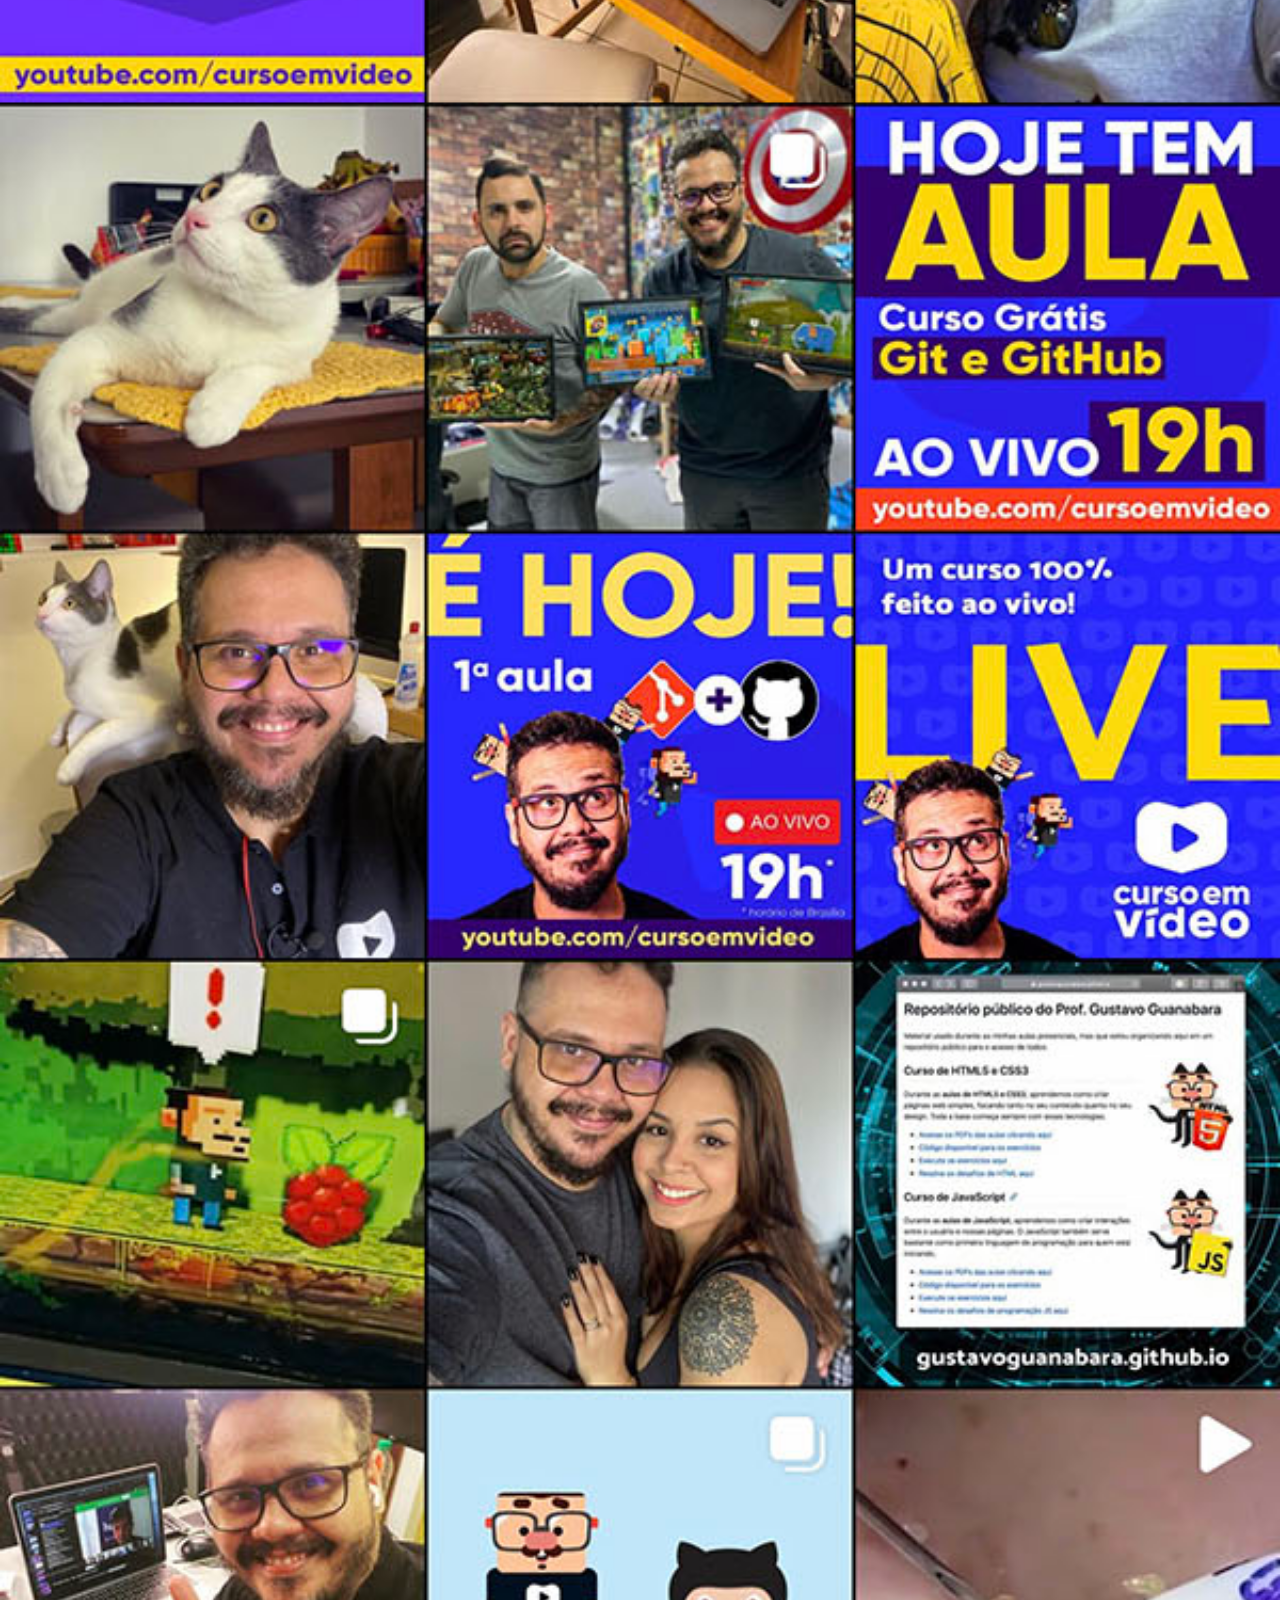
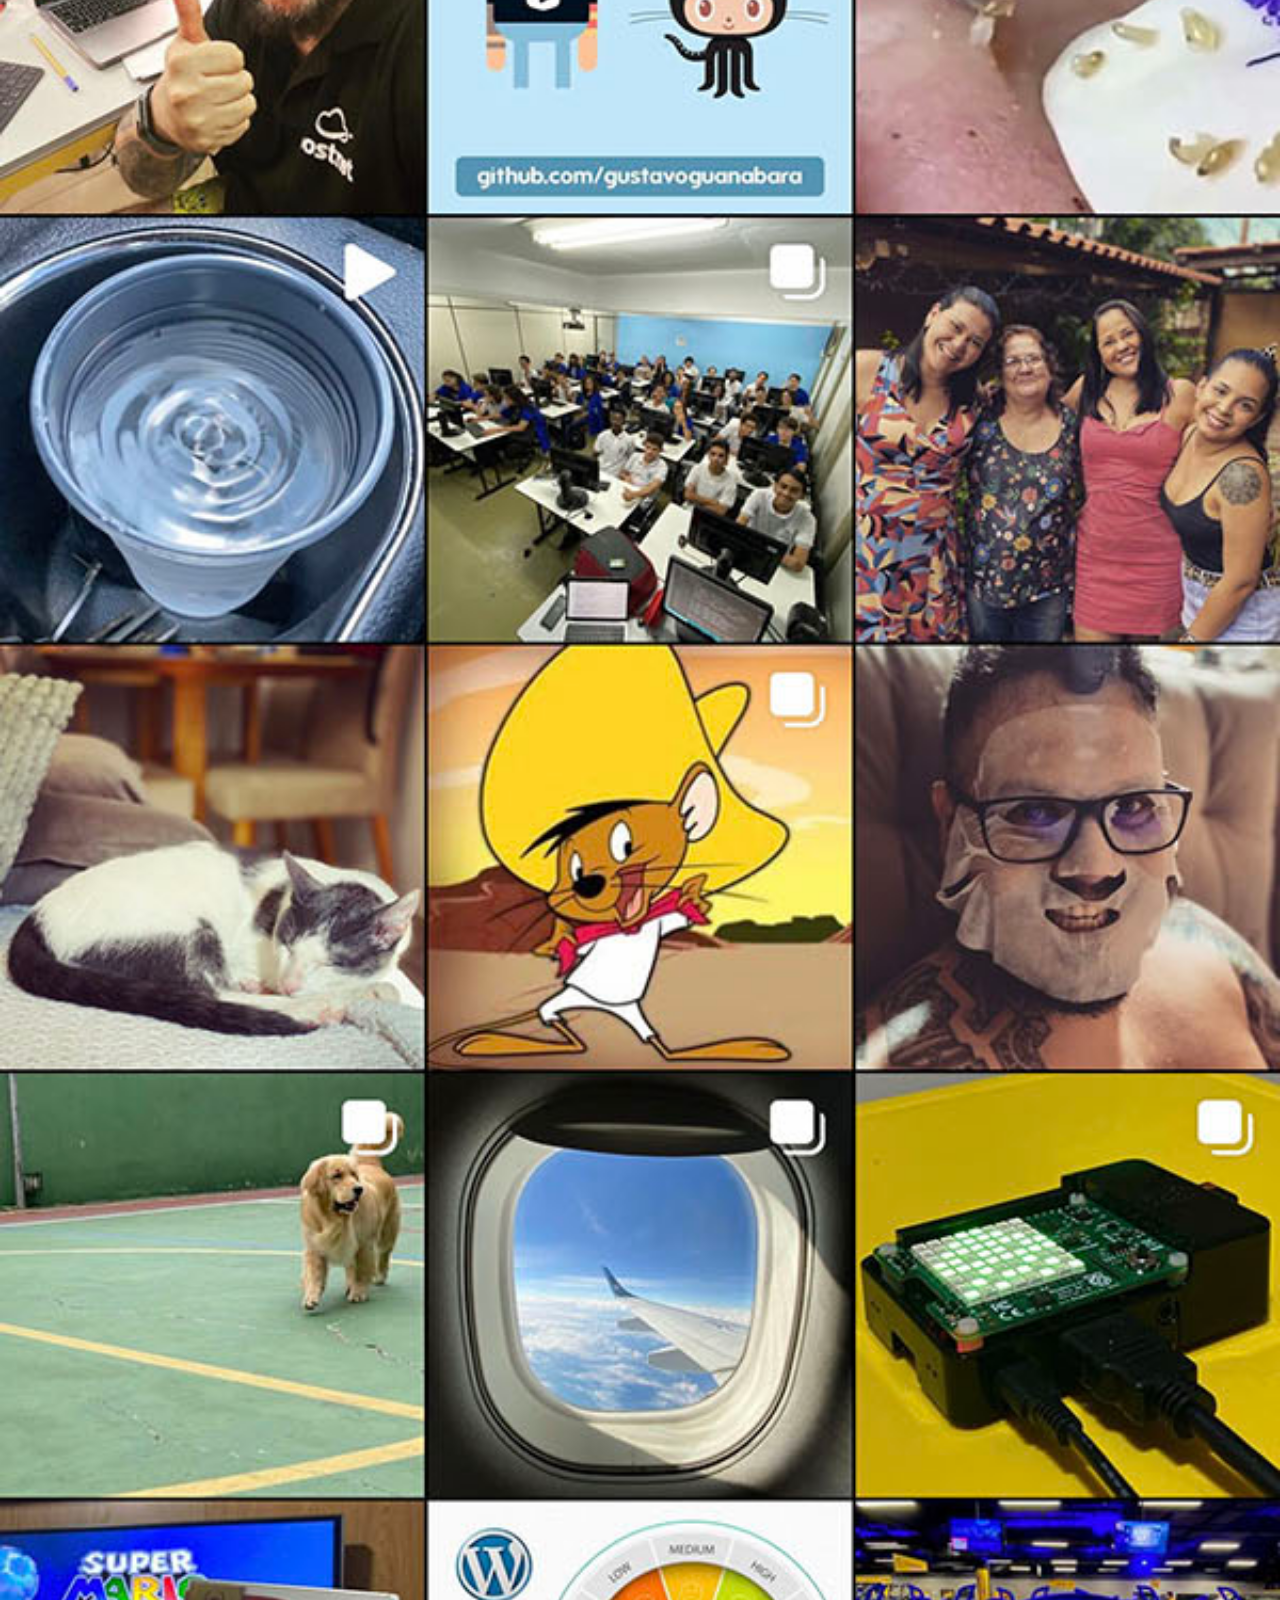
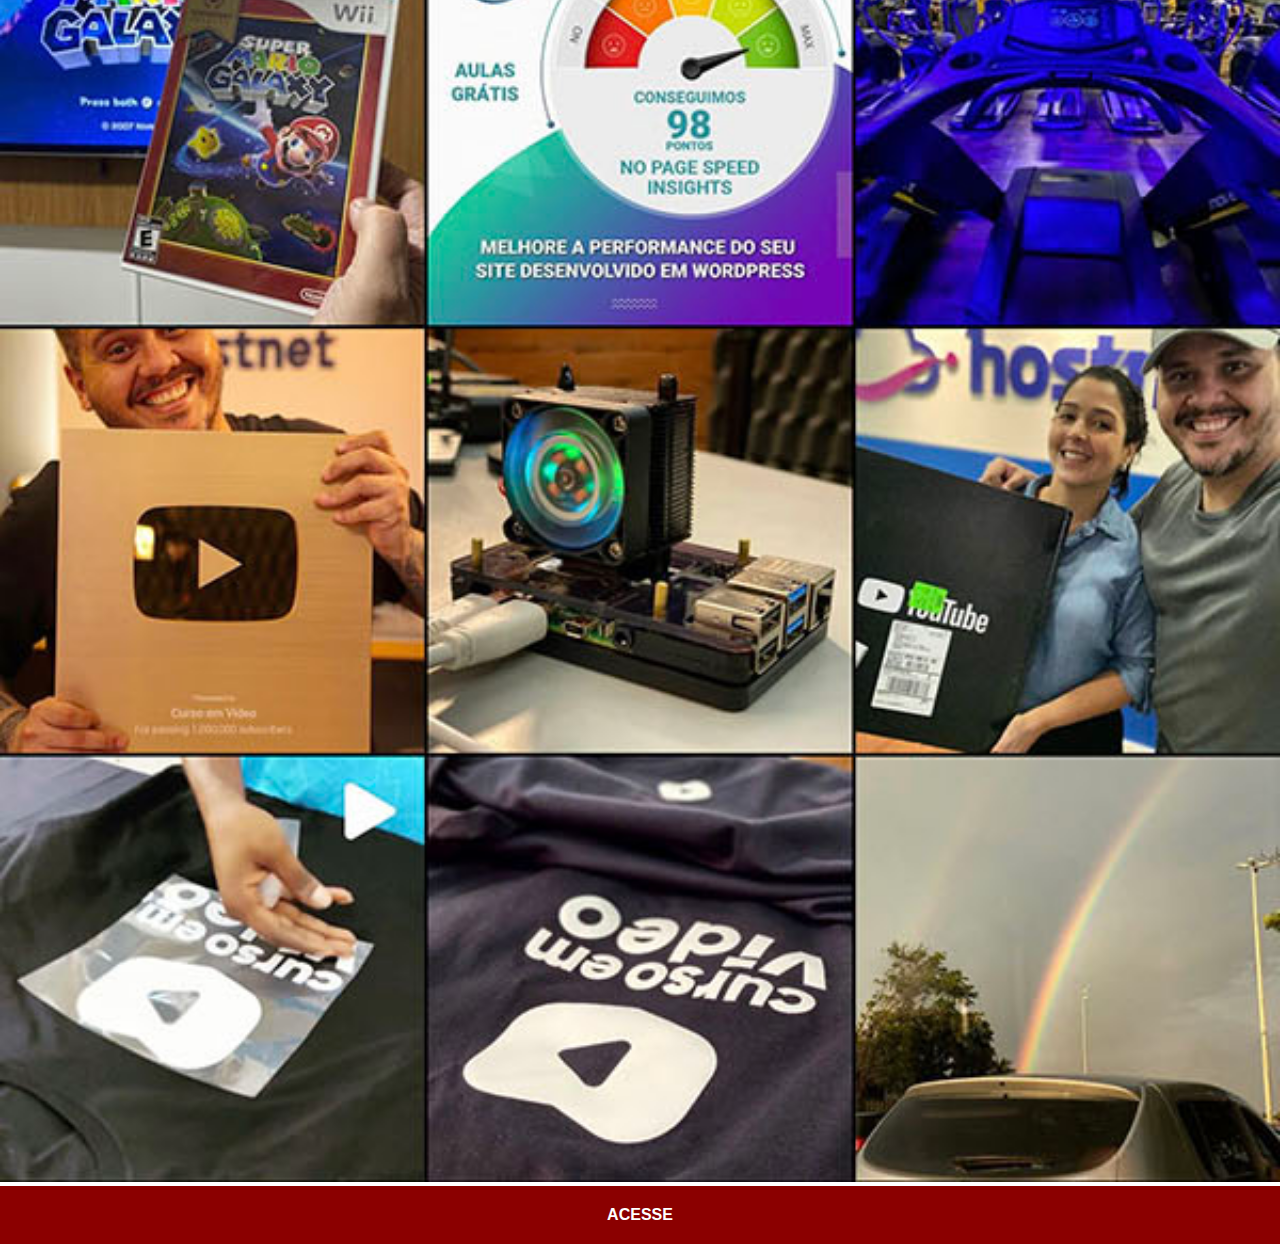
<file: instagram.html>
<!DOCTYPE html>
<html lang="pt-br">
<head>
    <meta charset="UTF-8">
    <meta name="viewport" content="width=device-width, initial-scale=1.0">
    <title>Instagram</title>
    <link rel="stylesheet" href="estilos/social.css">
</head>
<body>
    <img src="imagens/tela-instagram.jpg" alt="">
    <a href="https://www.instagram.com/gustavoguanabara/">ACESSE</a>
</body>
</html>
</file>
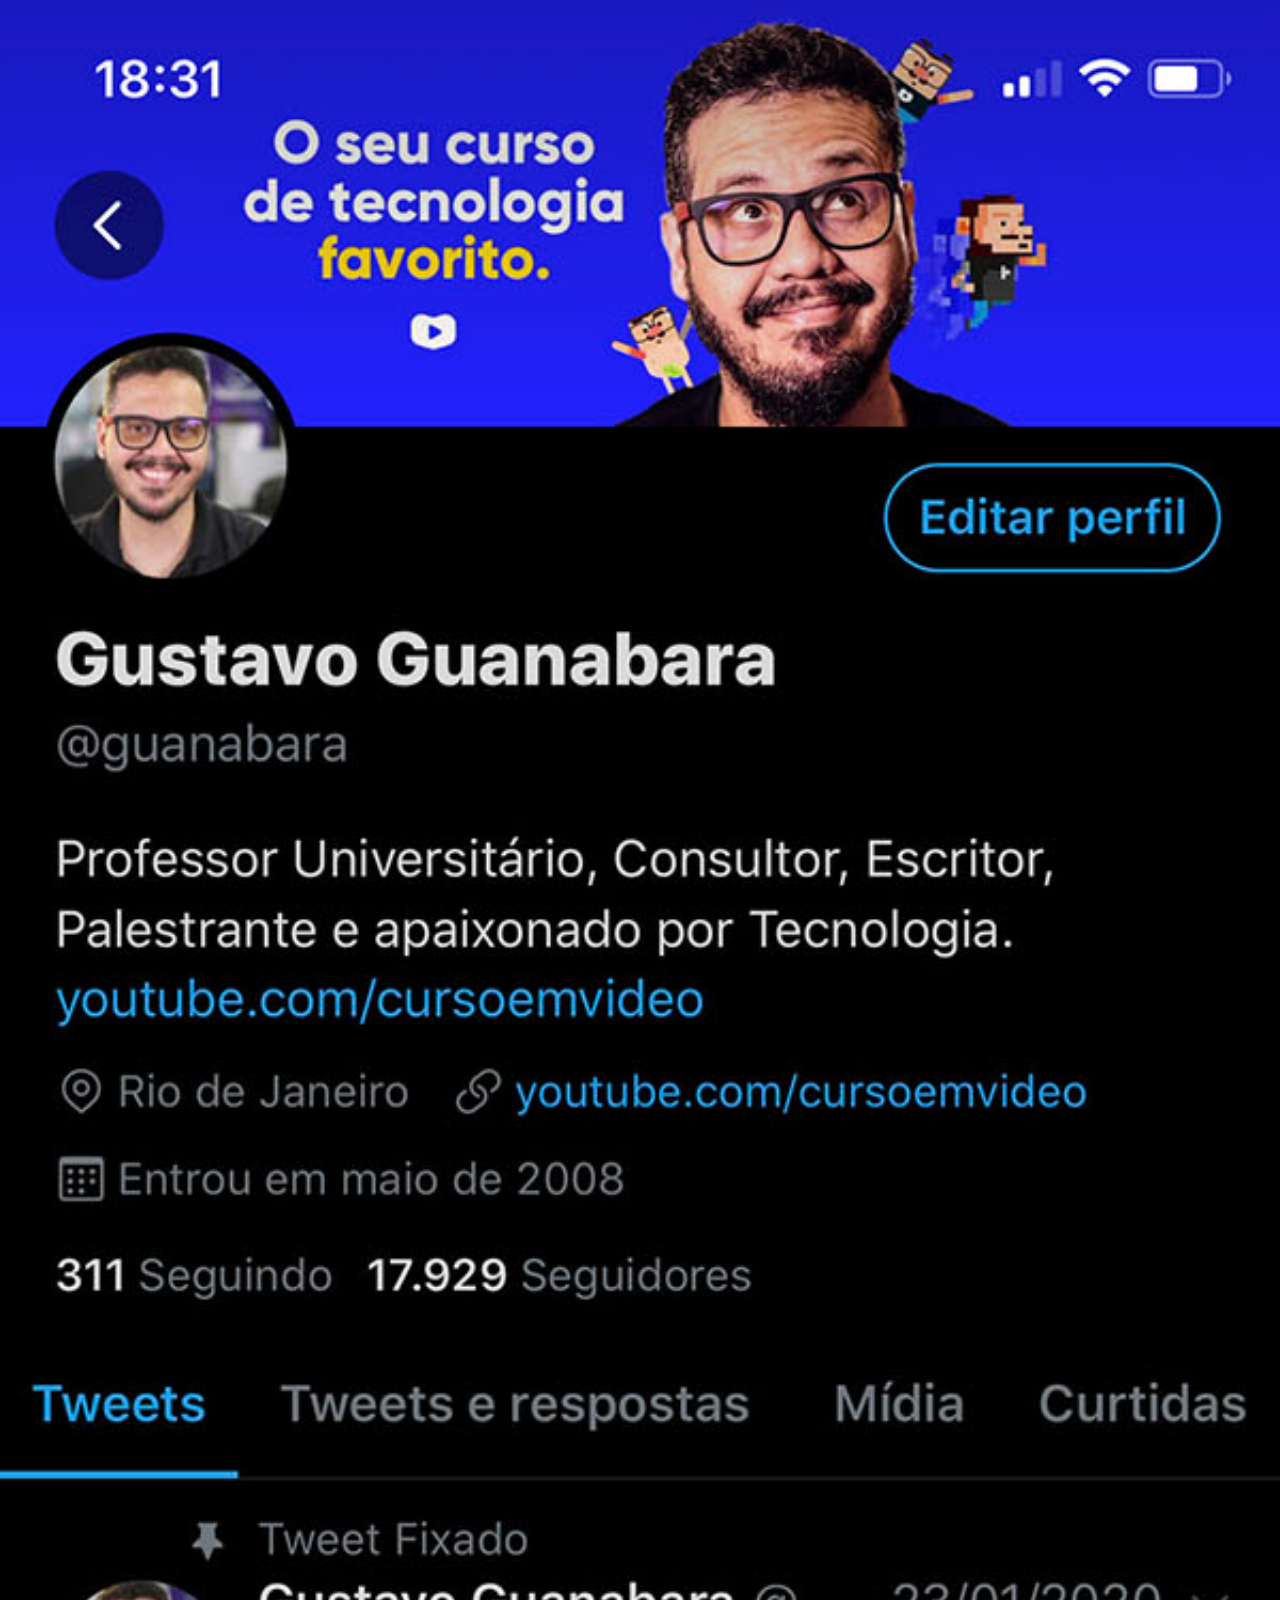
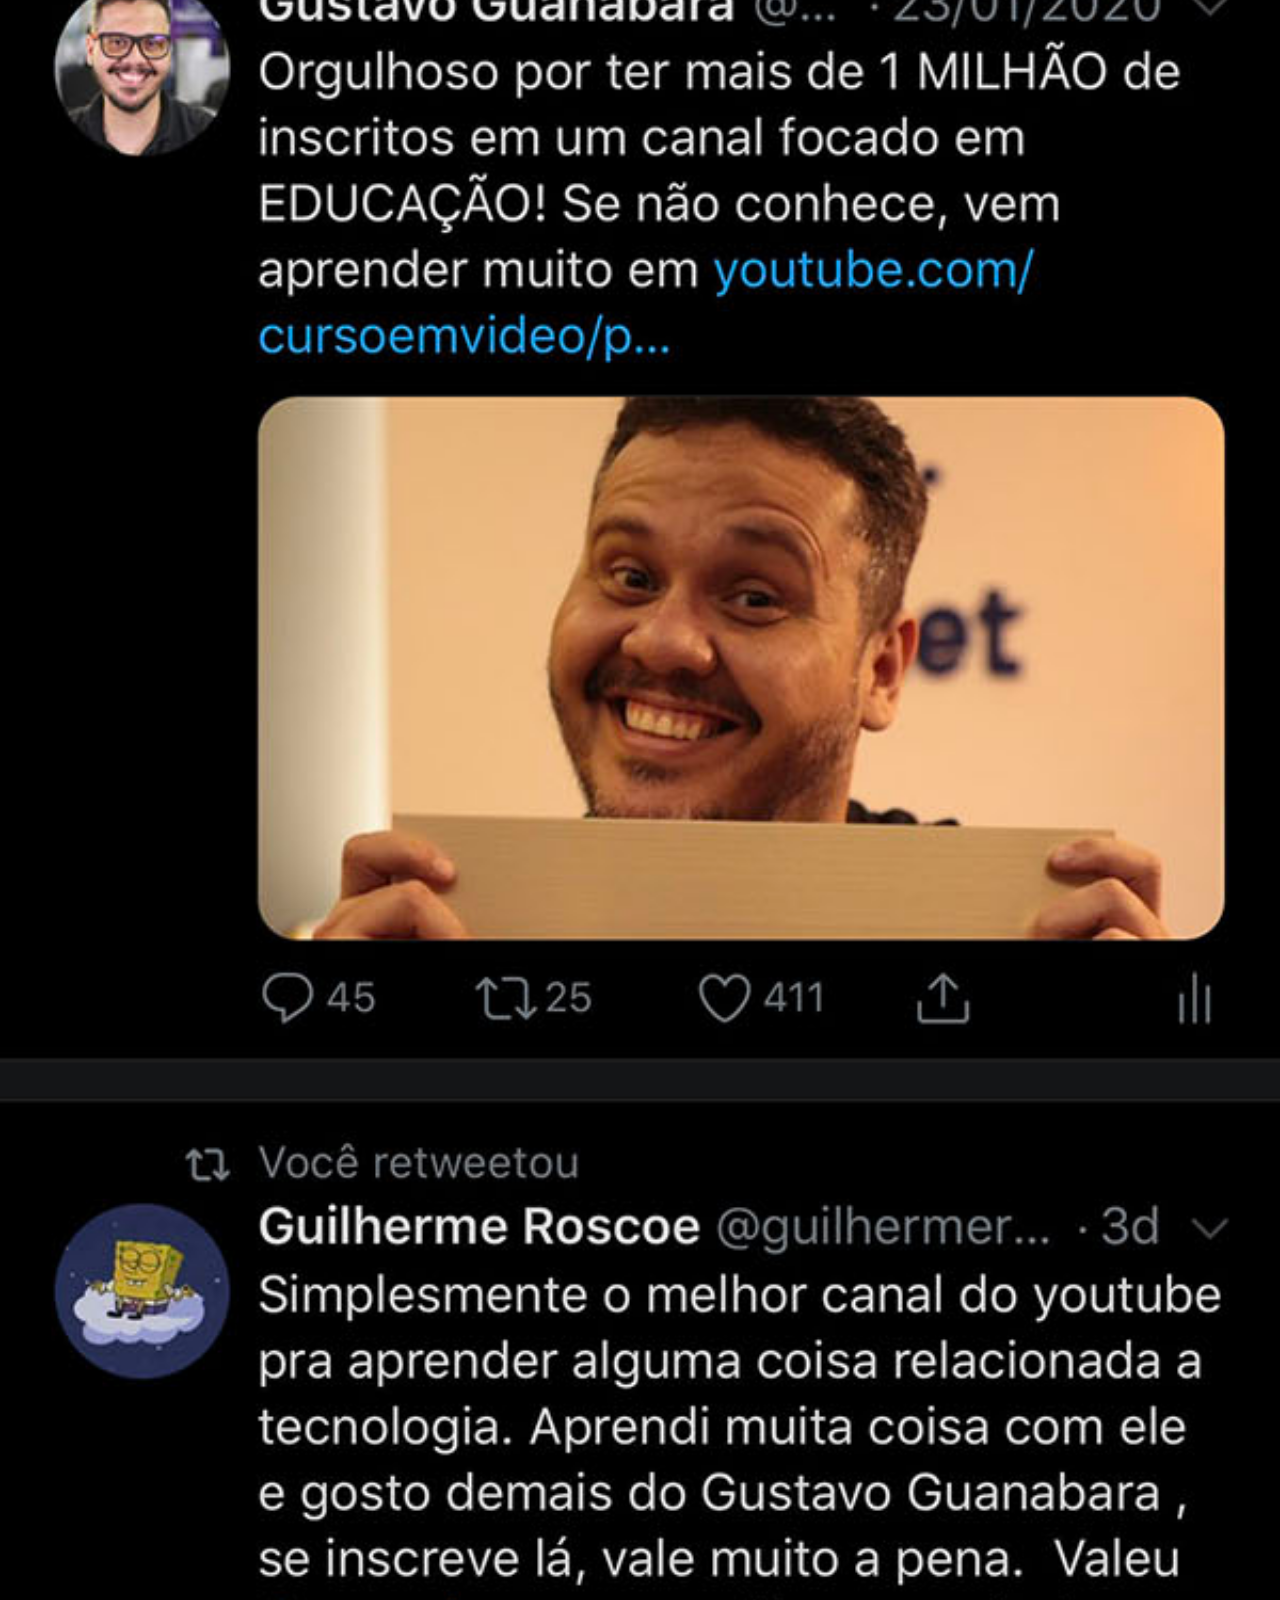
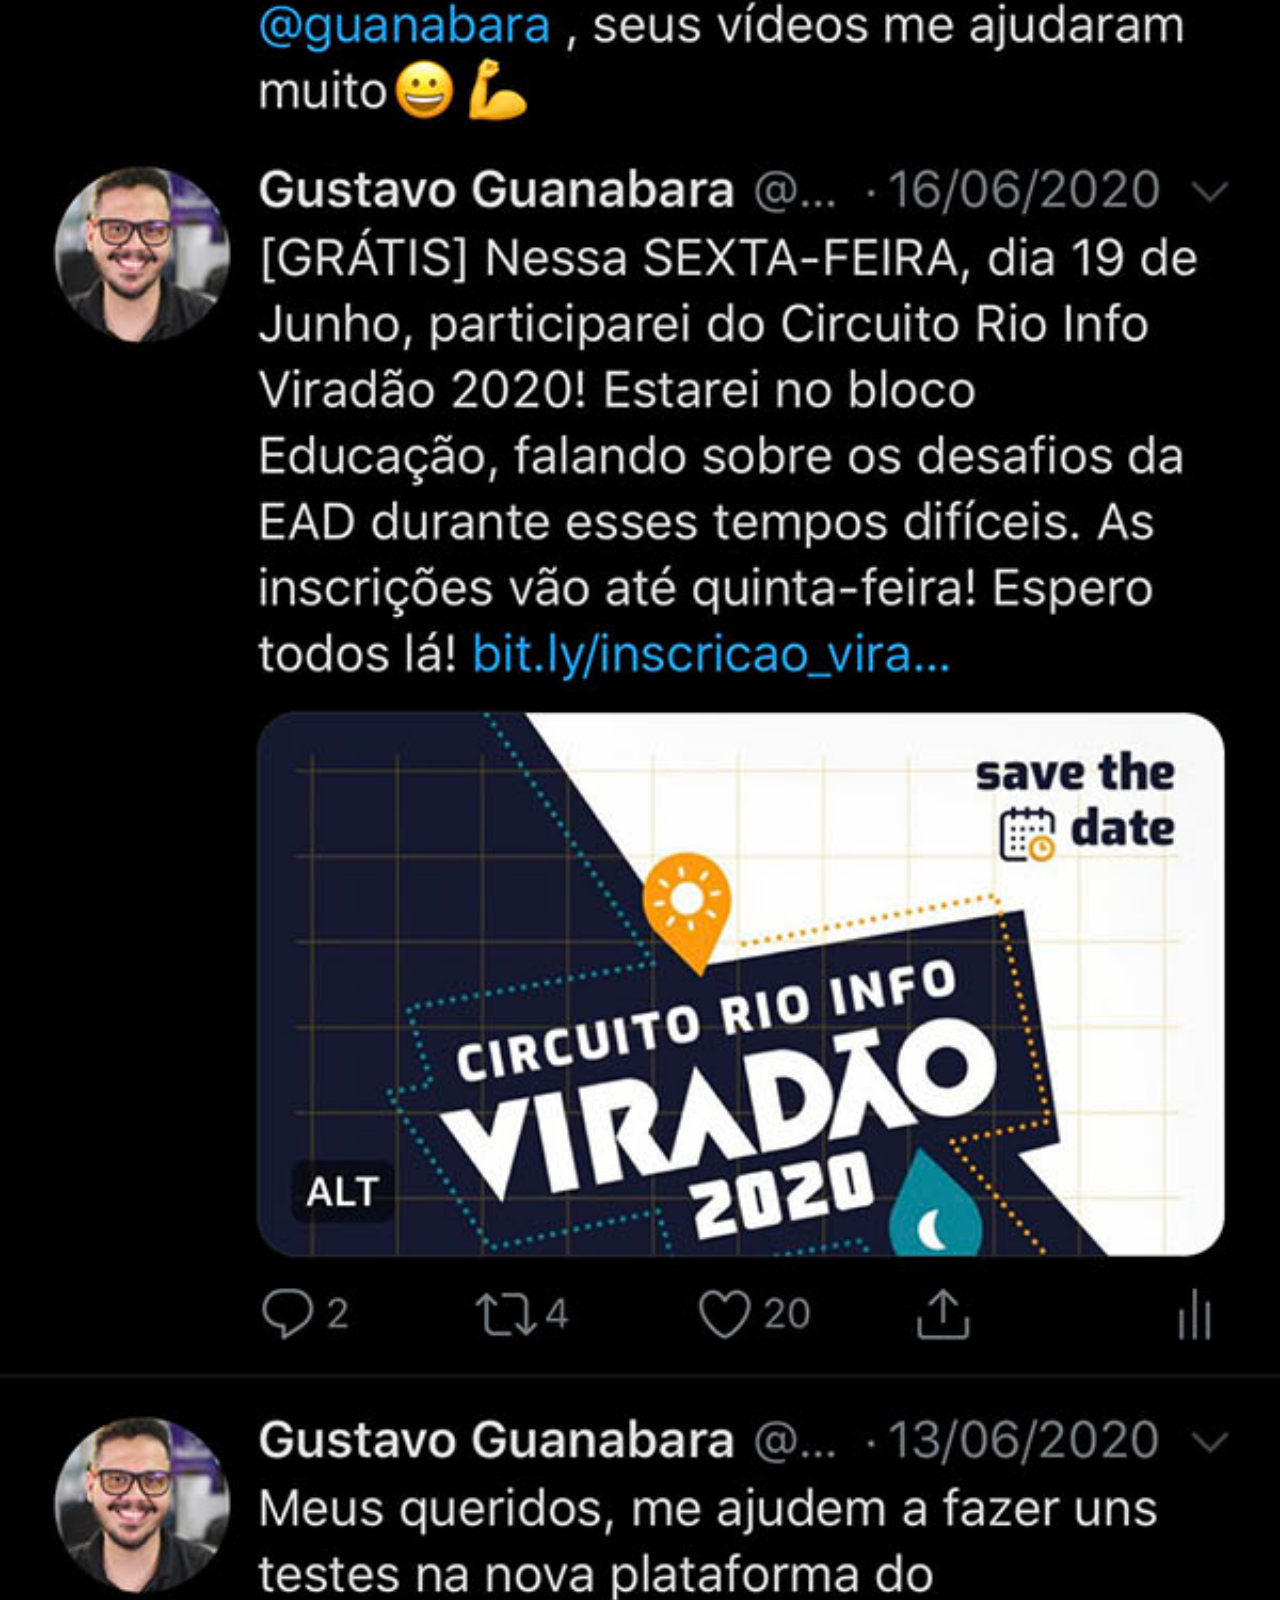
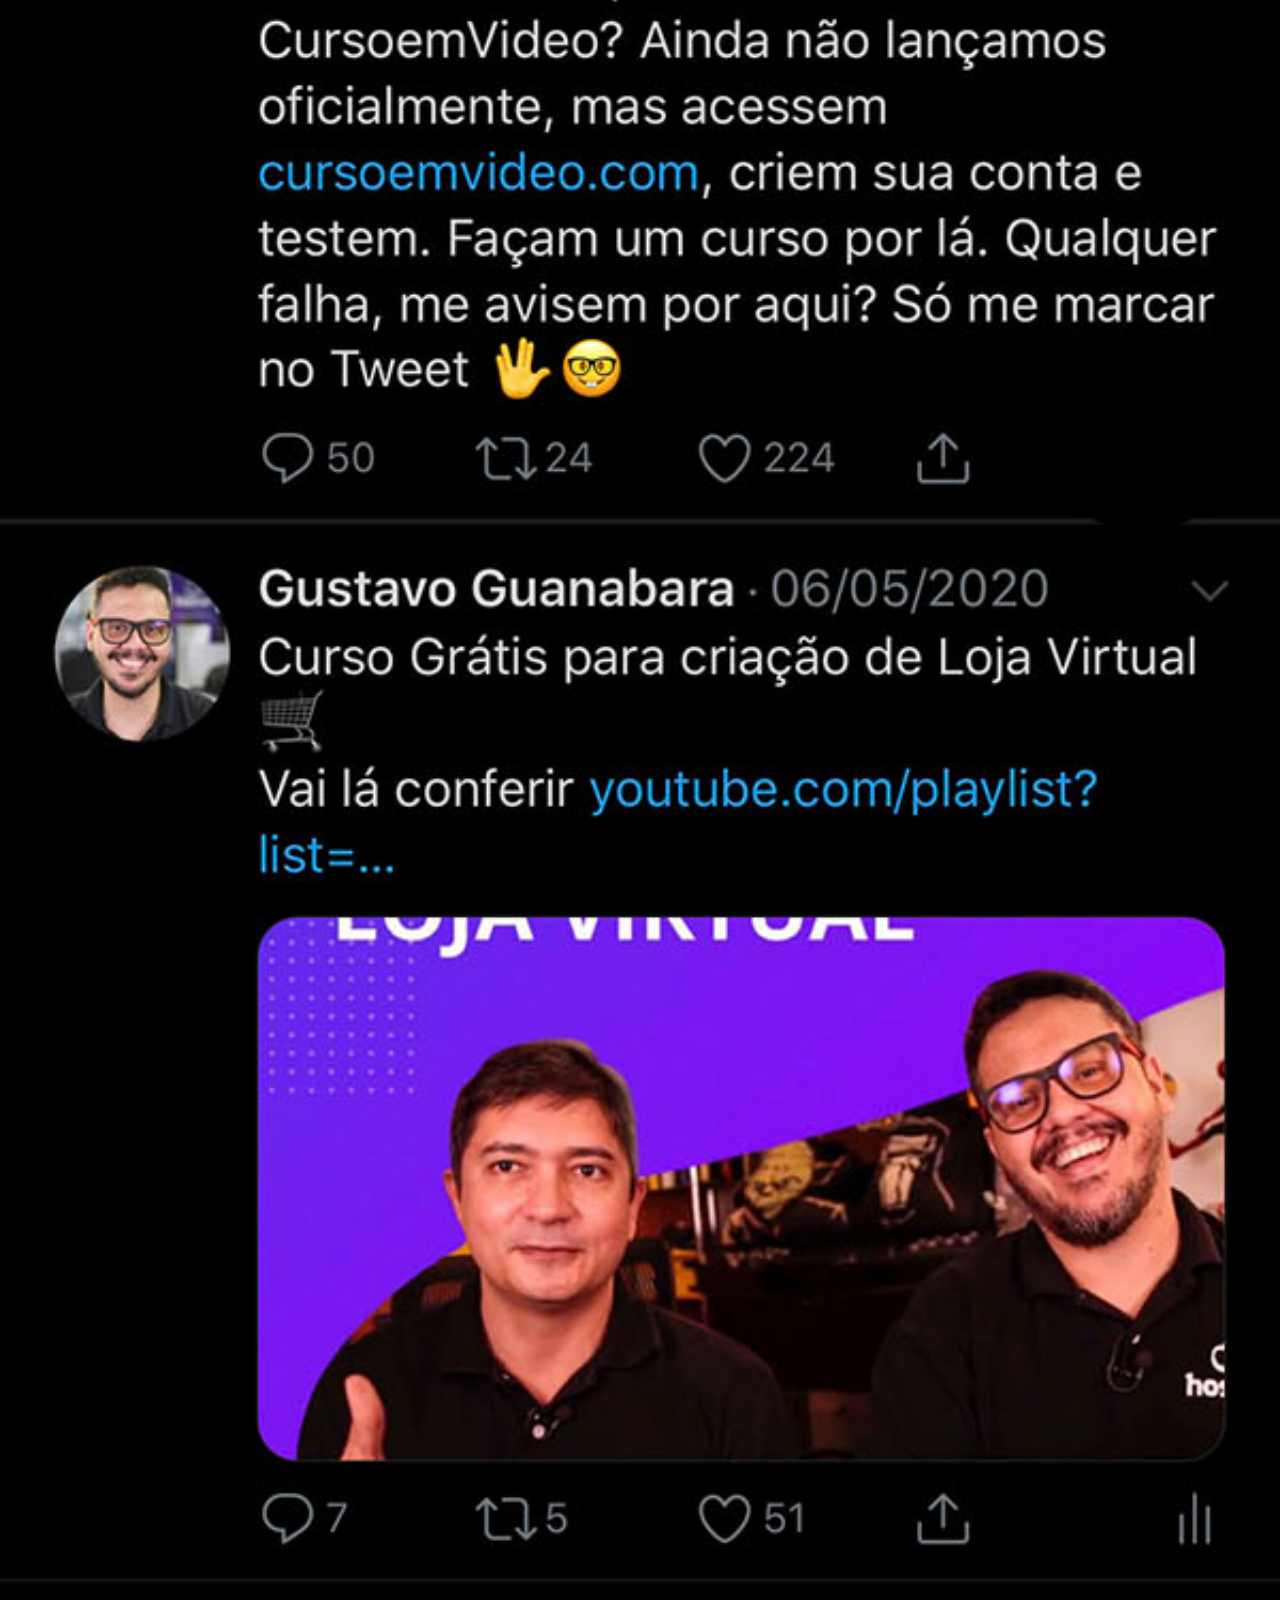
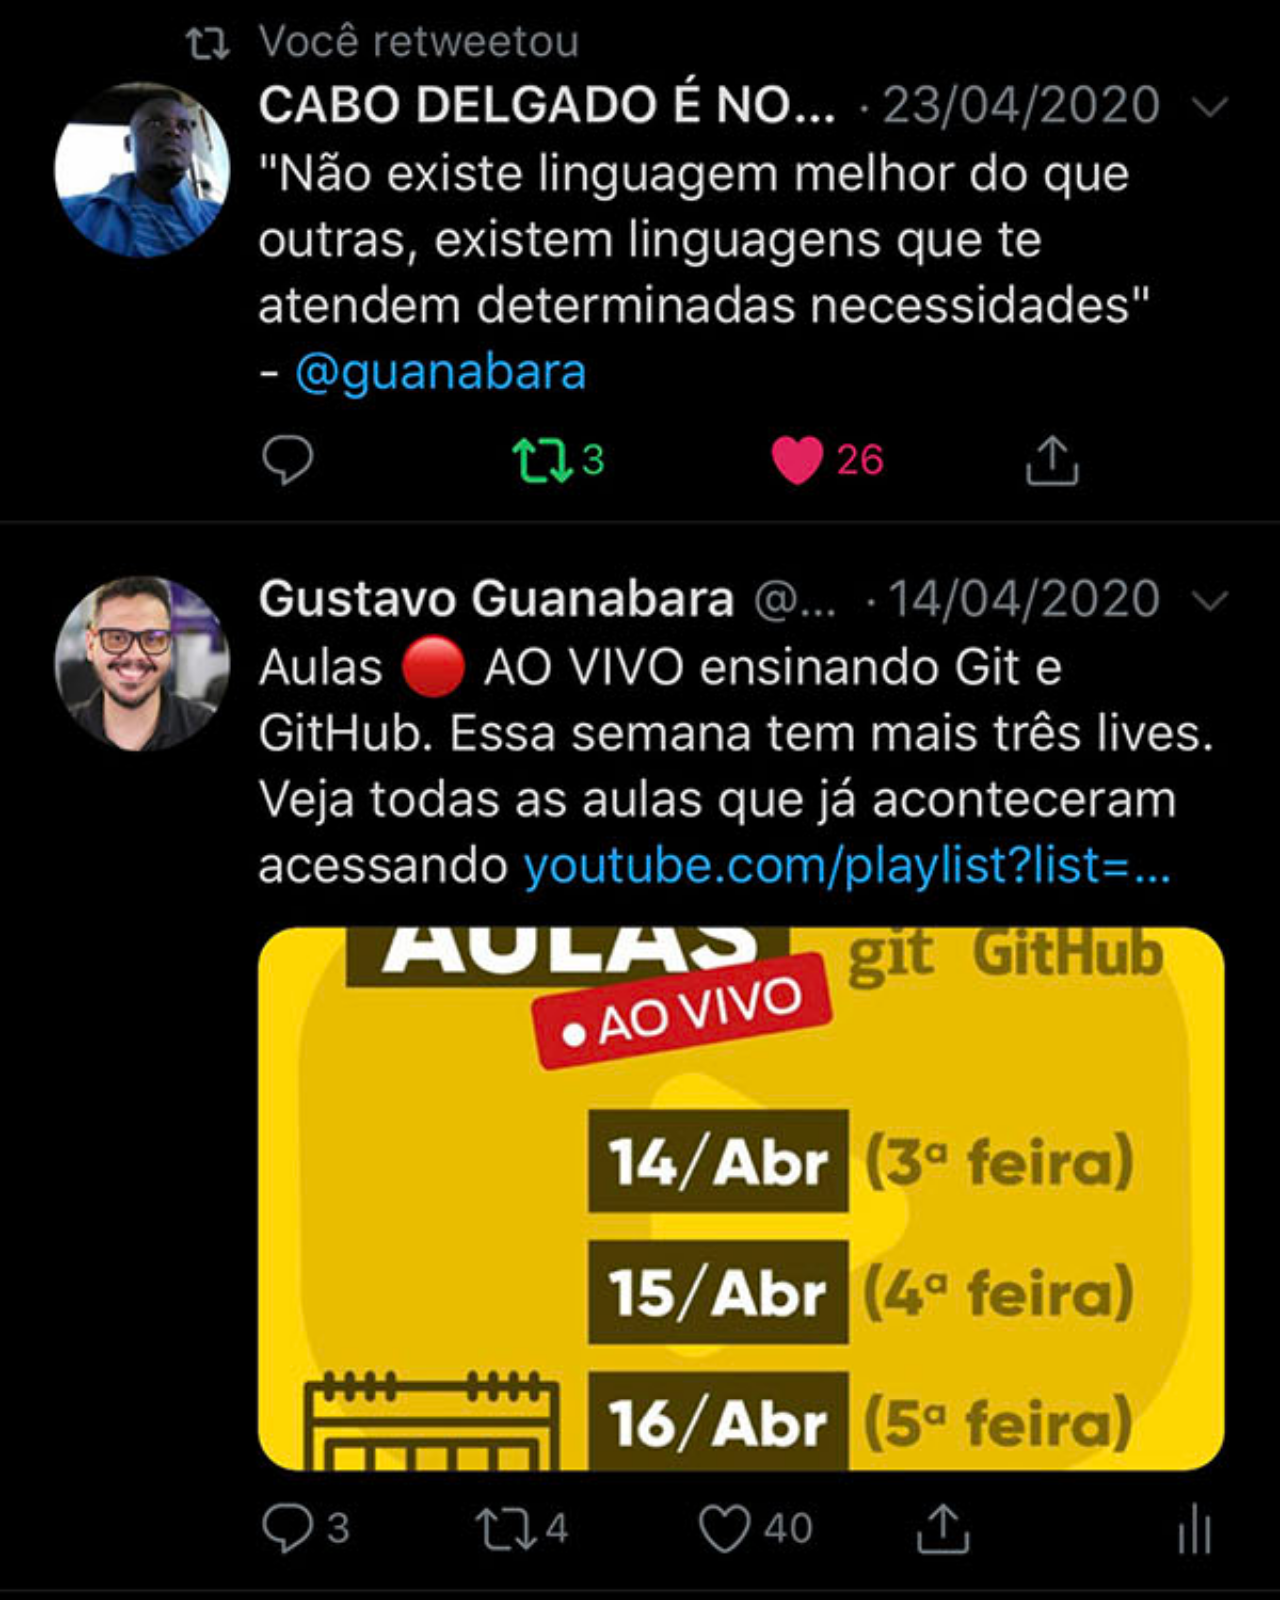
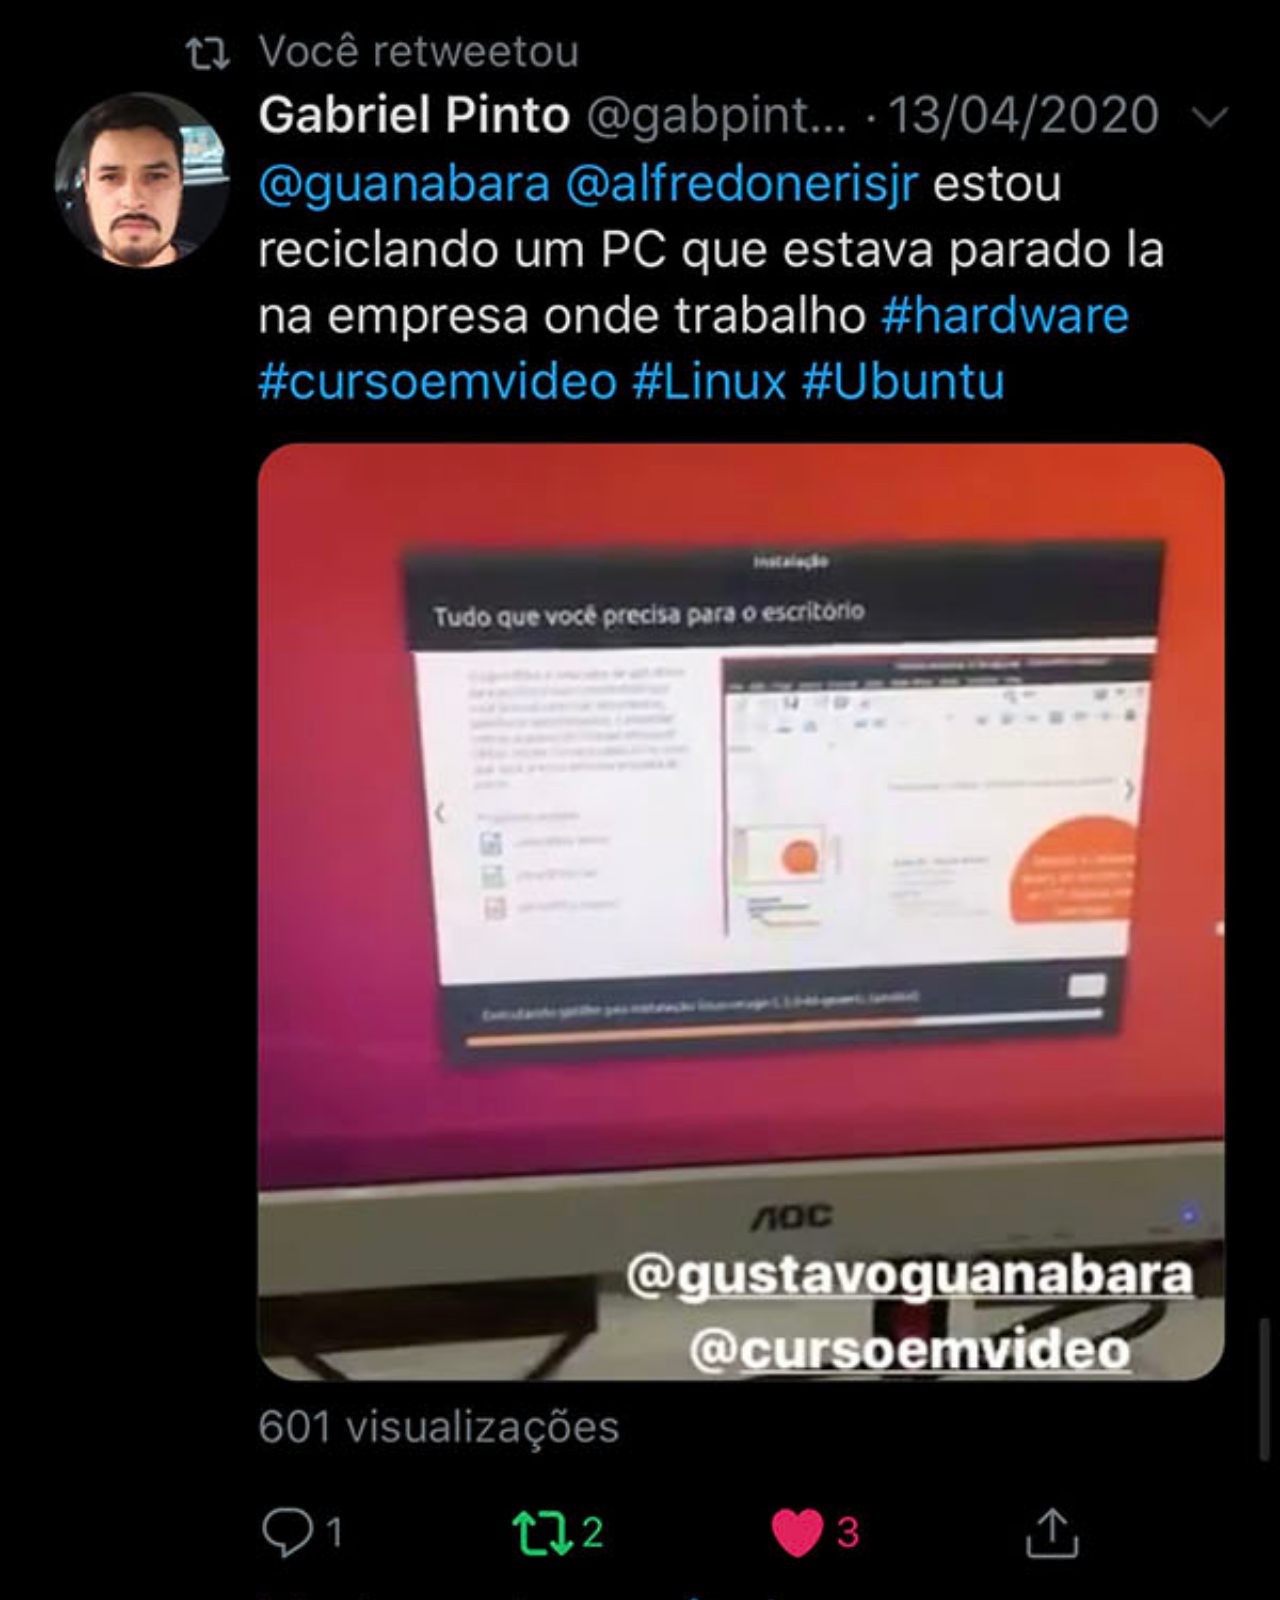
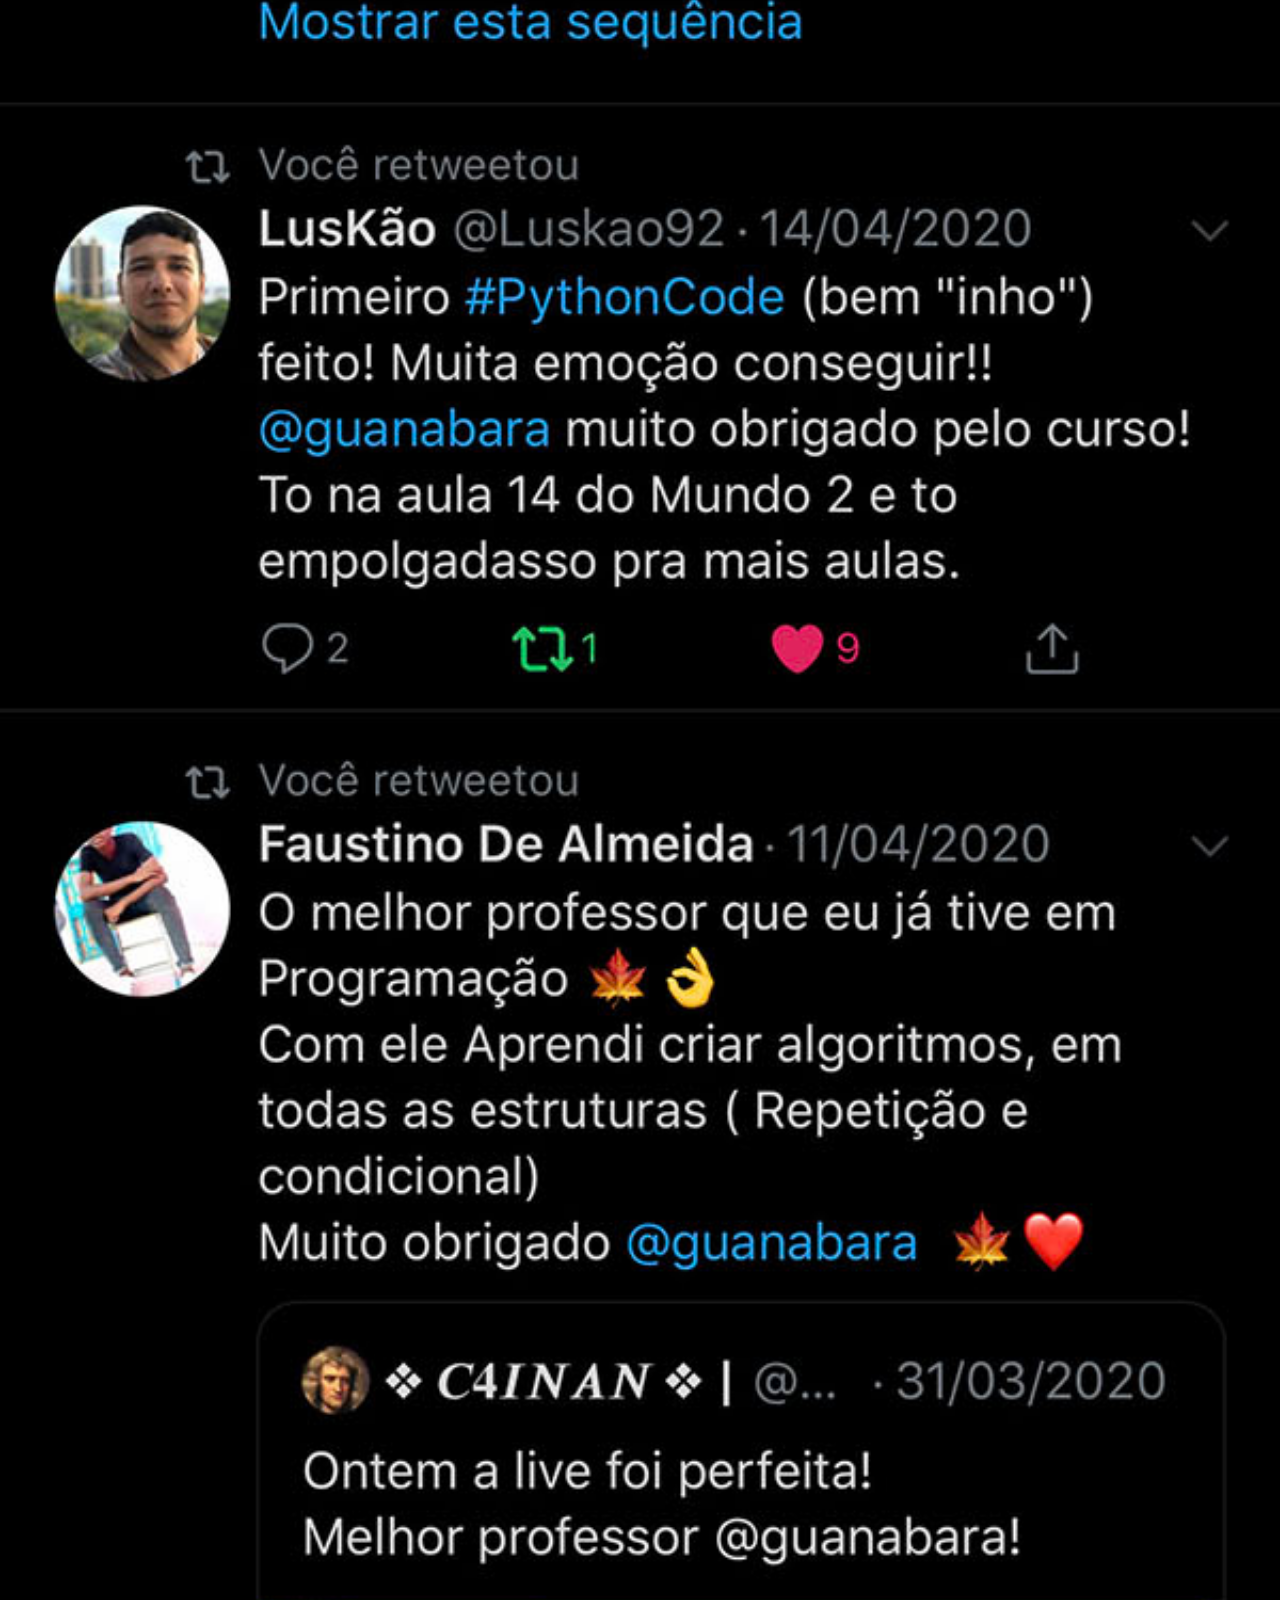
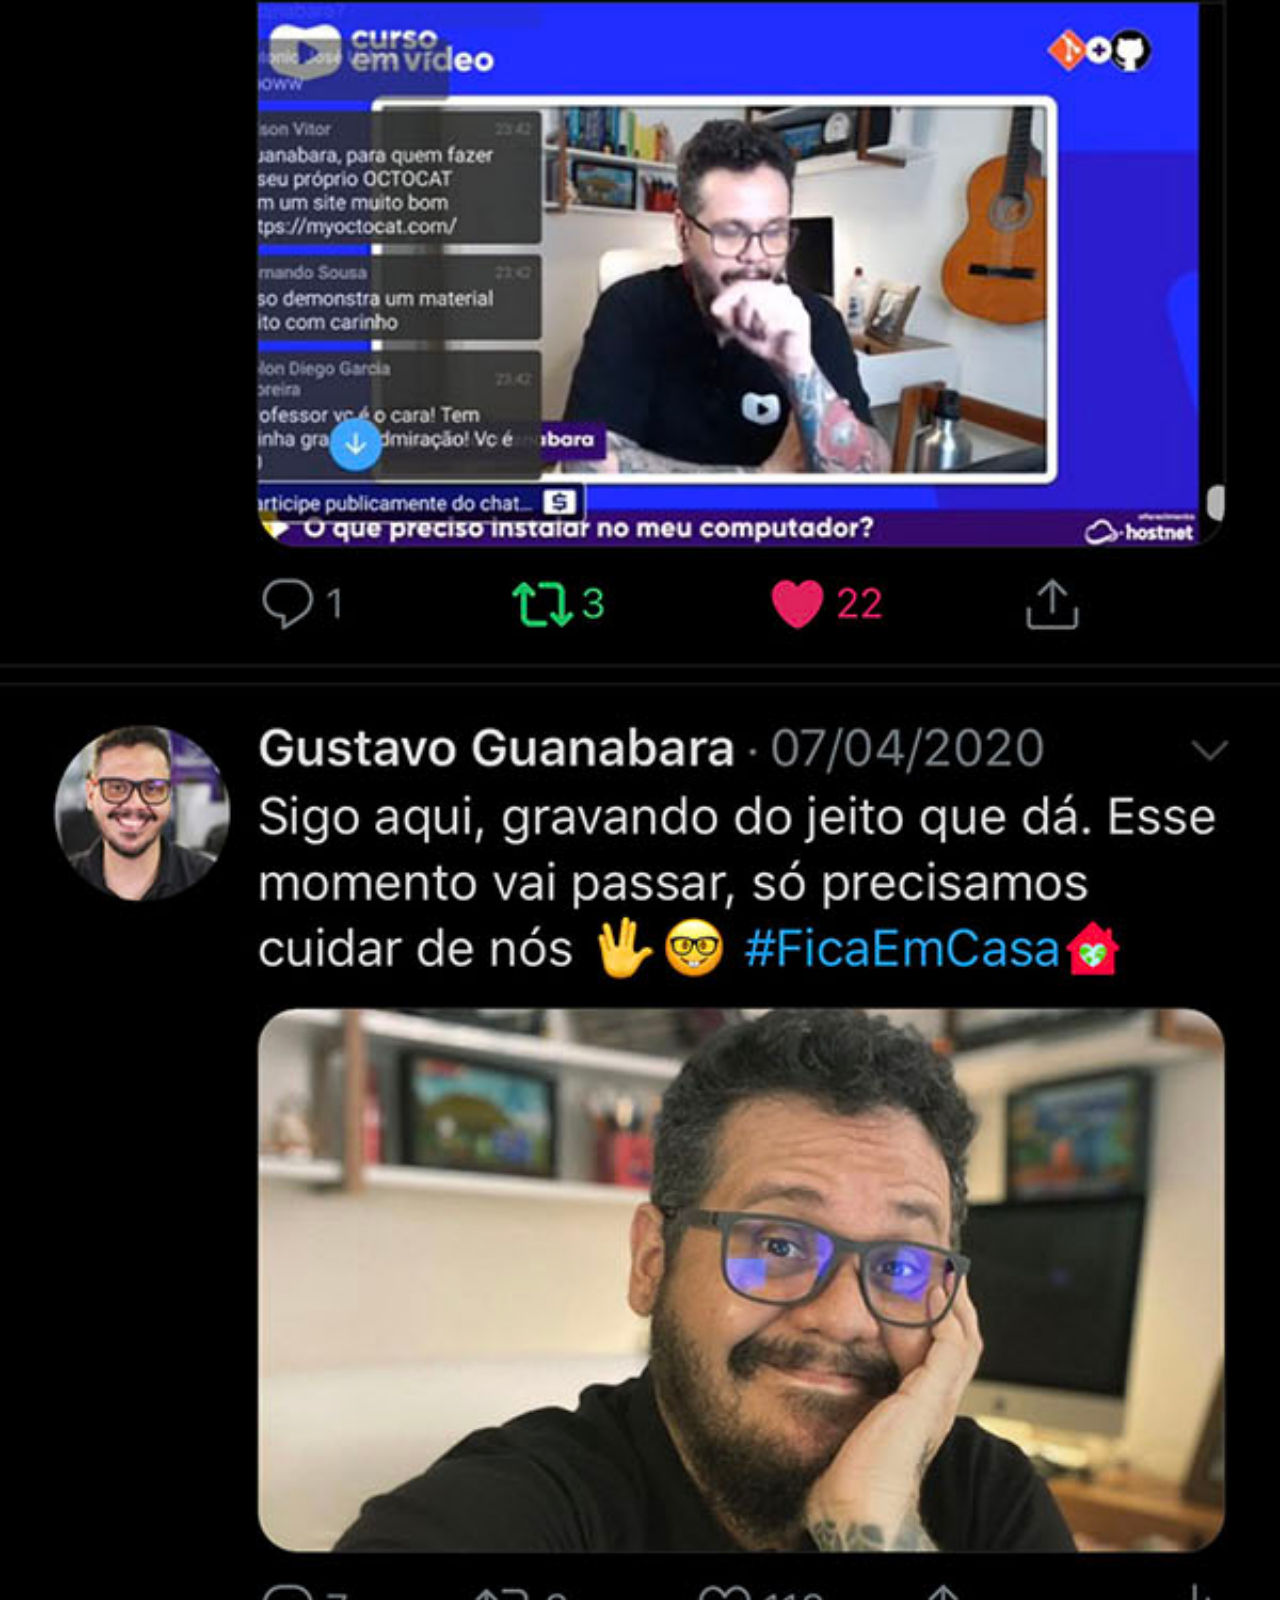
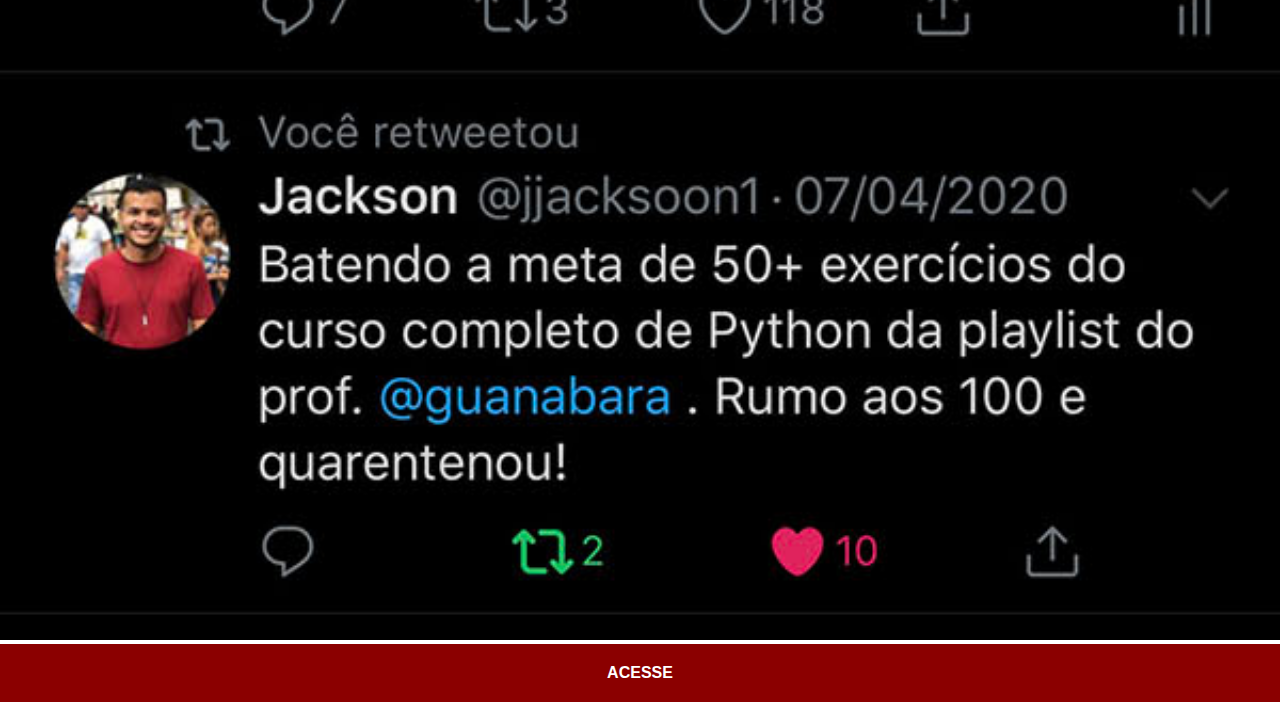
<file: twitter.html>
<!DOCTYPE html>
<html lang="pt-br">
<head>
    <meta charset="UTF-8">
    <meta name="viewport" content="width=device-width, initial-scale=1.0">
    <title>Twitter</title>
    <link rel="stylesheet" href="estilos/social.css">
</head>
<body>
    <img src="imagens/tela-twitter.jpg" alt="">
    <a href="">ACESSE</a>
</body>
</html>
</file>
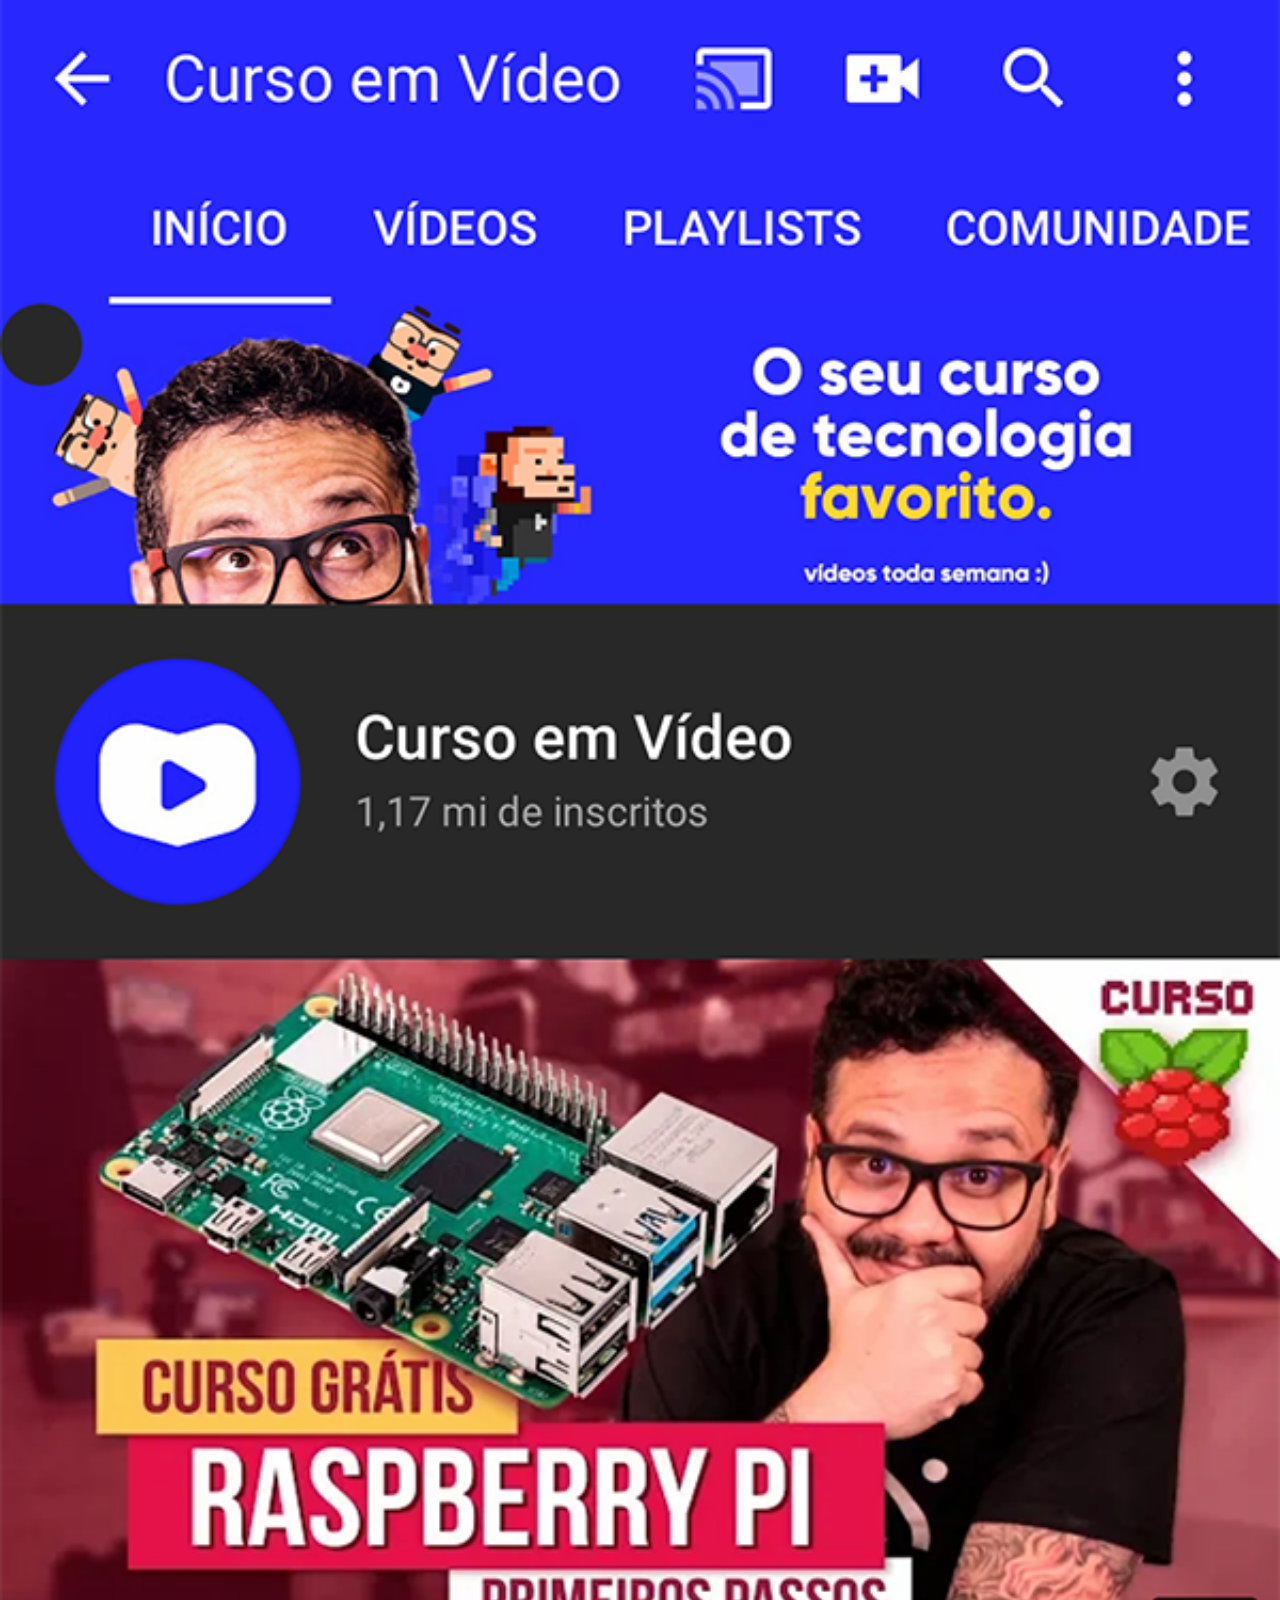
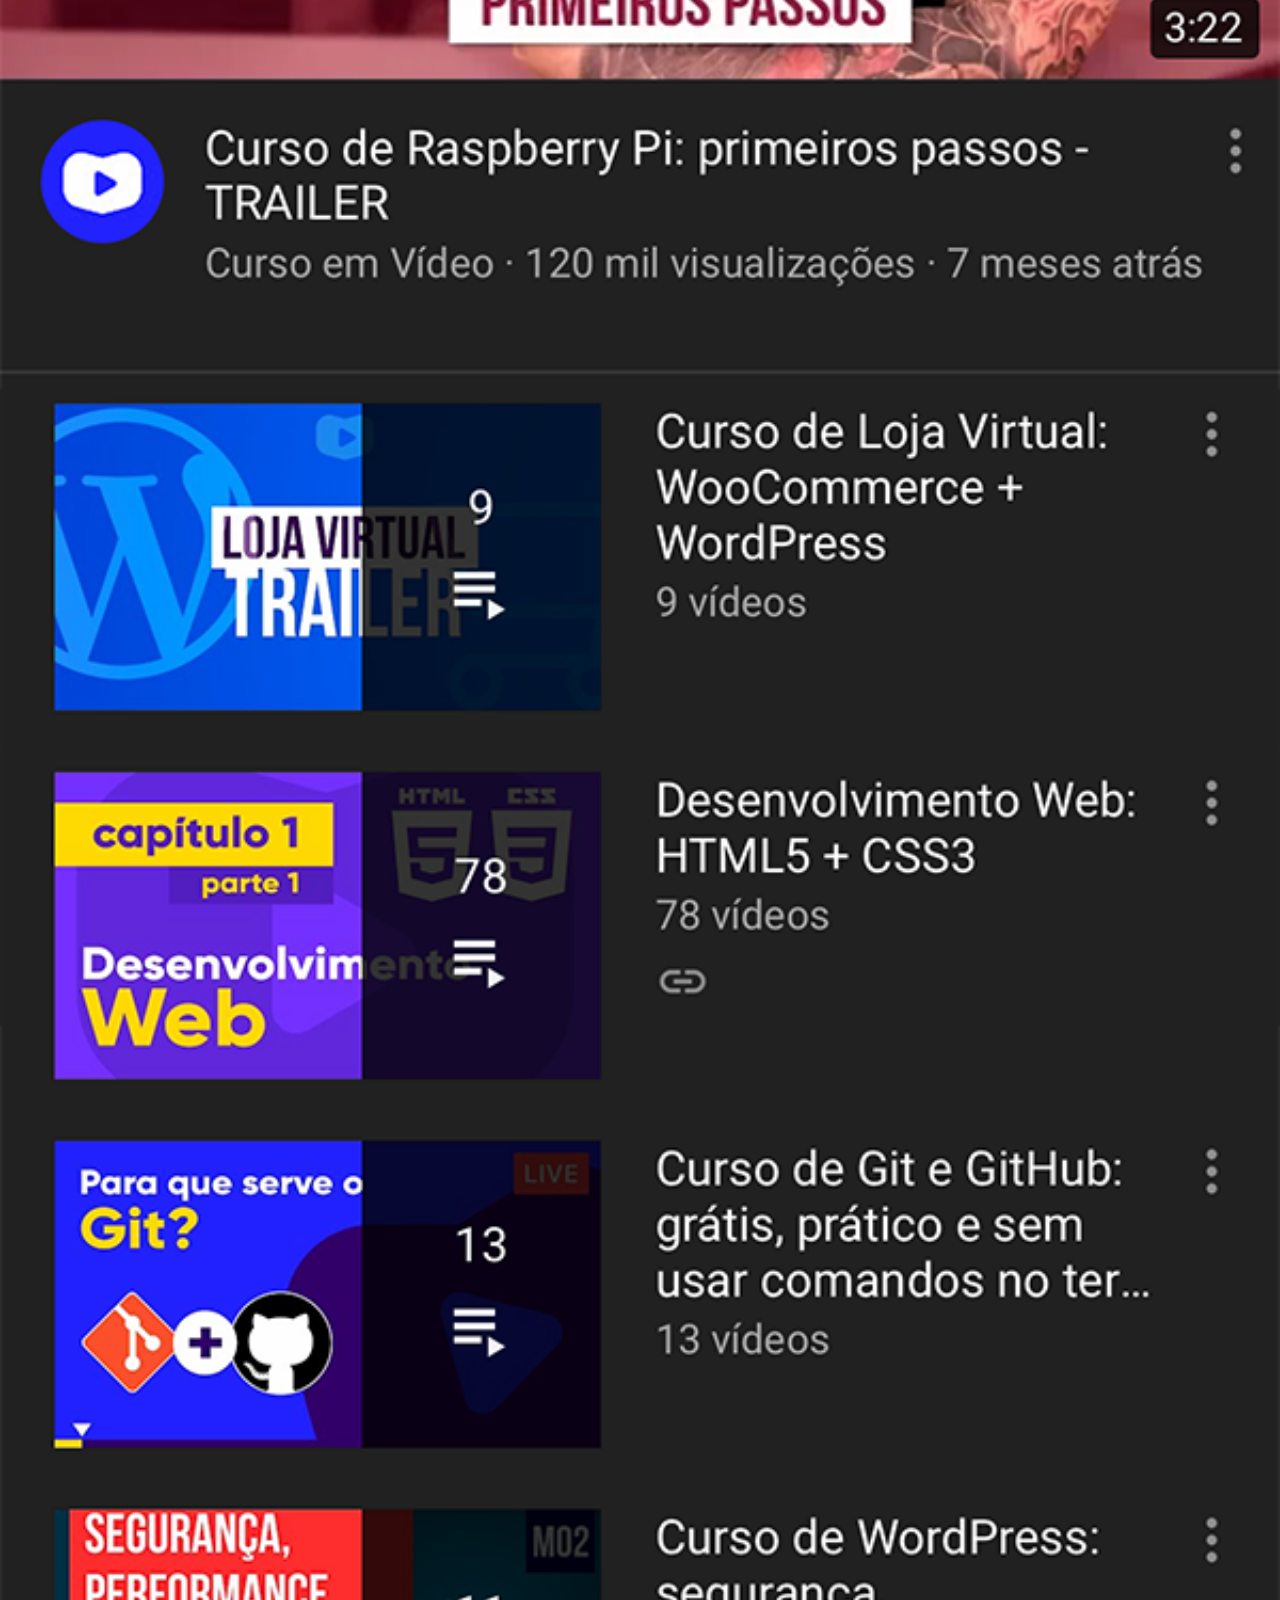
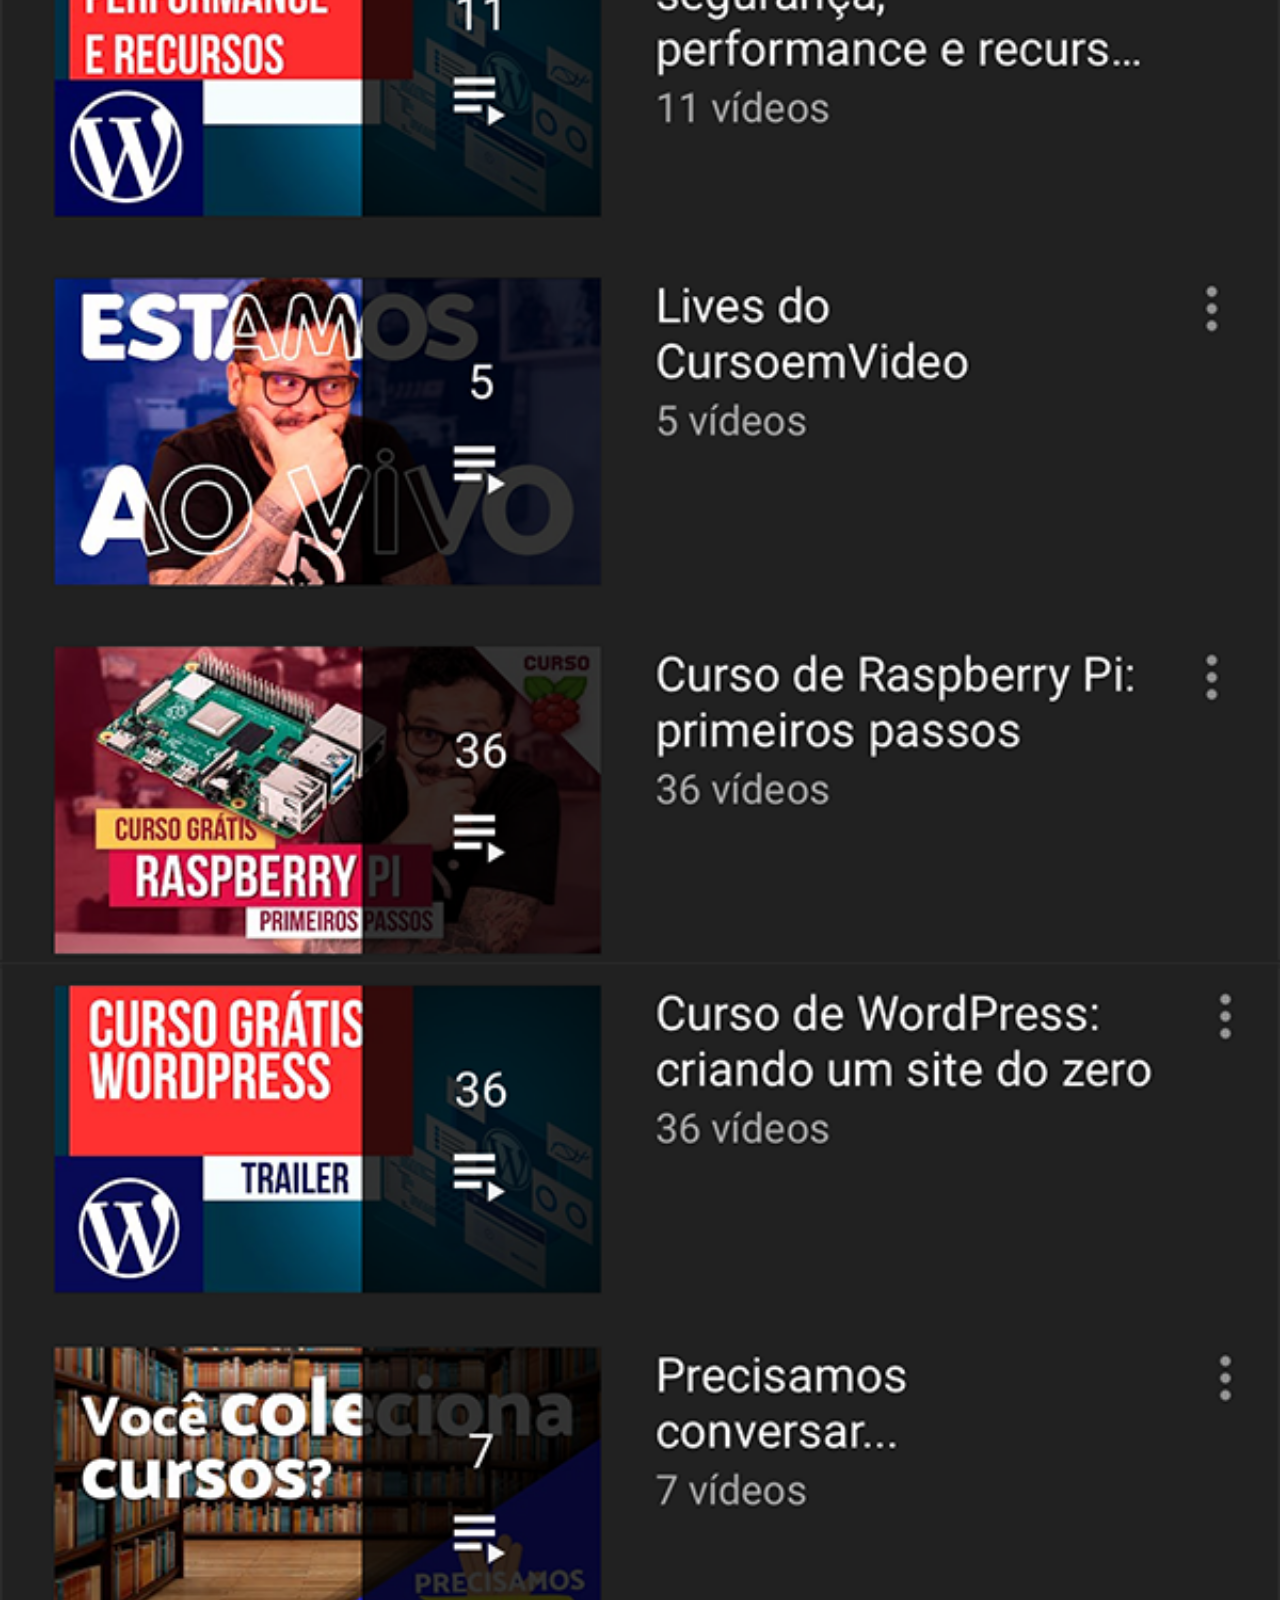
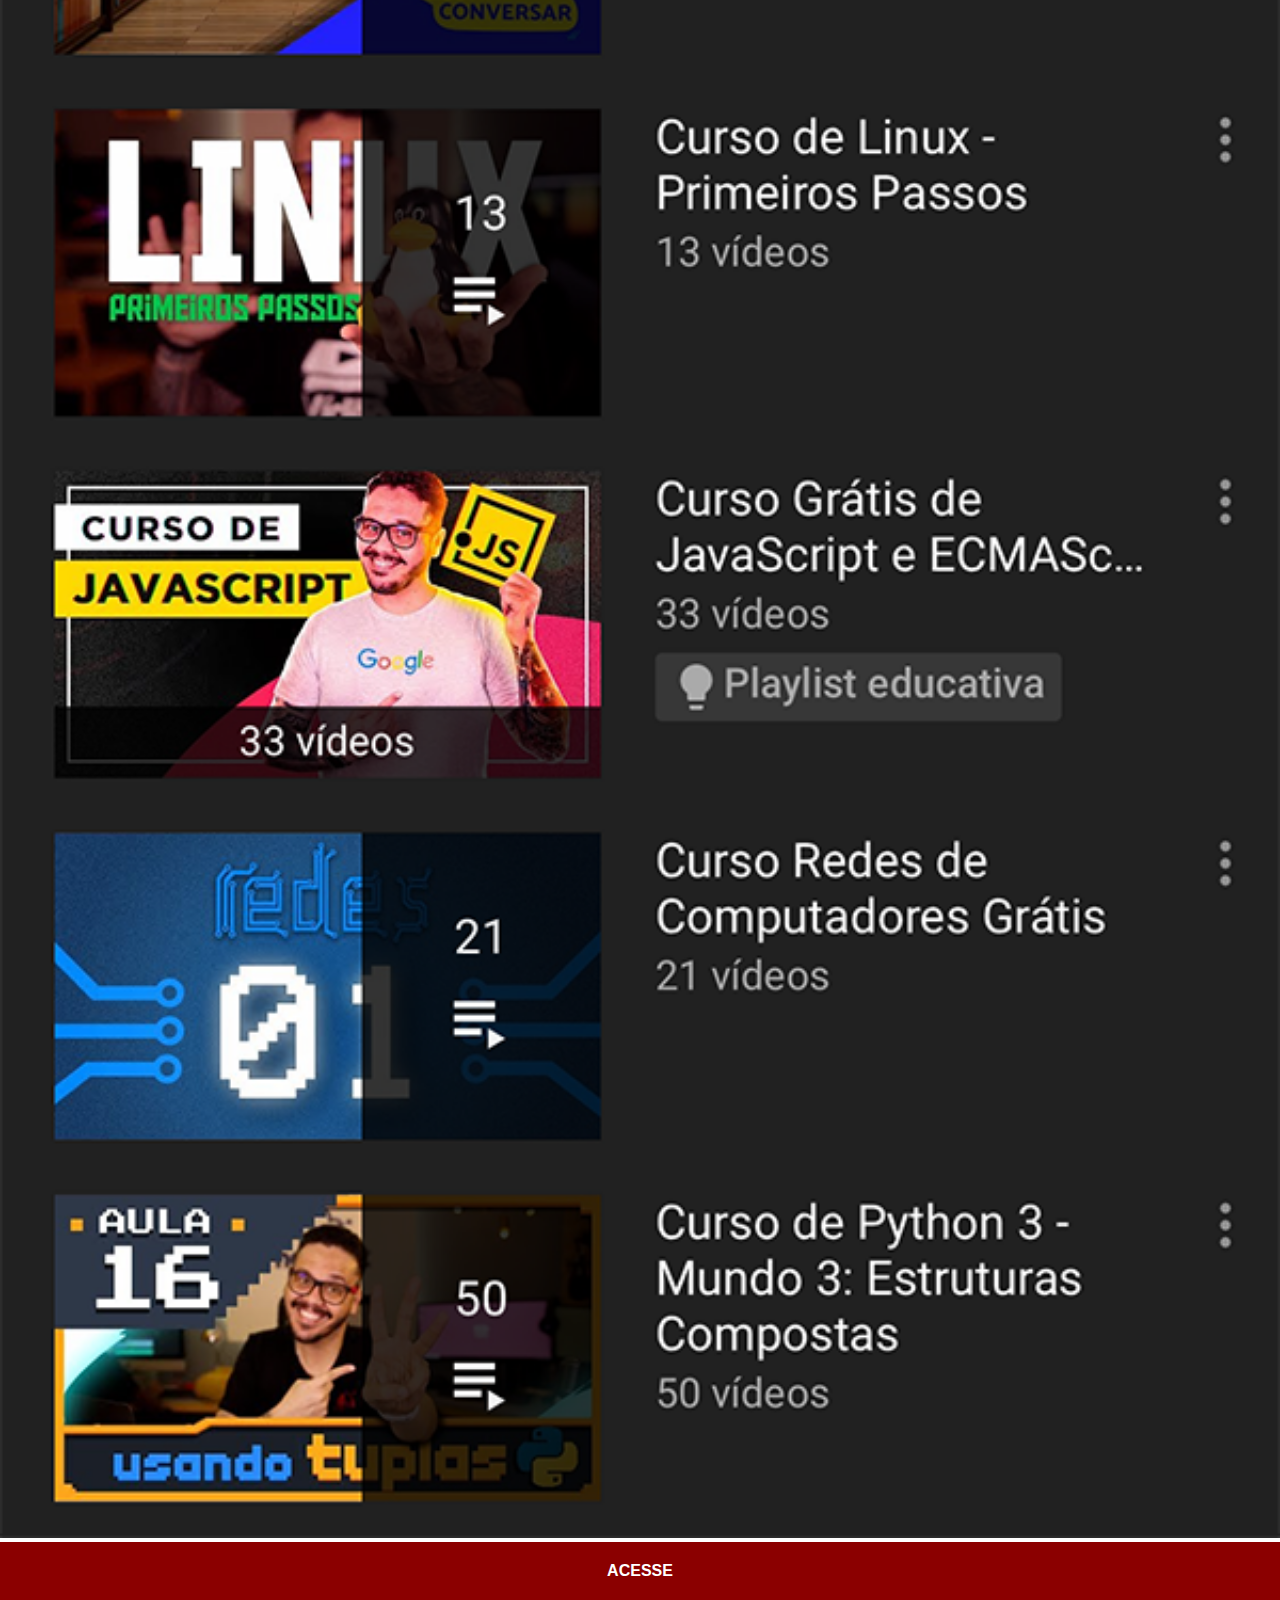
<file: youtube.html>
<!DOCTYPE html>
<html lang="pt-br">
<head>
    <meta charset="UTF-8">
    <meta name="viewport" content="width=device-width, initial-scale=1.0">
    <title>YouTube</title>
    <link rel="stylesheet" href="estilos/social.css">
</head>
<body>
    <img src="imagens/tela-youtube.png" alt="YouTube">
    <a href="https://www.youtube.com/@CursoemVideo" target="_blank">ACESSE</a>
</body>
</html>
</file>
<file: estilos/style.css>
@charset "UTF-8";

* {
    margin: 0px;
    padding: 0px;
    font-family: Arial, Helvetica, sans-serif;
}

html, body {
    height: 100vh;
    width: 100vw;
    background-color: black;
}

body {
    background: url(../imagens/fundo-madeira.jpg) no-repeat top center;
    background-size: cover;
    background-attachment: fixed;
}

main {
    height:100vh;
    position: relative;
}

section#telefone {
    position: absolute;
    top: 50%;
    left: 50%;
    transform: translate(-50%, -50%);

    height: 627px;
    width: 311px;
    background-color: blue;
    background: url(../imagens/frame-iphone.png) no-repeat;
    
}

iframe#tela {
    position: relative;
    top: 80px;
    left: 22px;
    width: 267px;
    height: 471px;
}

section#redes-sociais {
    text-align: right;
}

section#redes-sociais img {
    width: 50px;
    margin: 10px;
    border-radius: 50%;
    box-shadow: 2px 2px 5px rgba(0, 0, 0, 0.400);
    box-sizing: border-box;
}

section#redes-sociais img:hover {
    border: 4px solid rgba(255, 255, 255, 0.671);
    transform: translate(-3px, -3px);
    box-shadow: 5px 5px 10px rgba(0, 0, 0, 0.603);
    transition: transform .3s;
}
</file>
<file: estilos/social.css>
@charset "UTF-8";

*{
    margin: 0px;
    padding: 0px;
    font-family: Arial, Helvetica, sans-serif;
}

::-webkit-scrollbar {
    width: 0px;
    height: 0px;
}

img {
    width: 100vw;
}

a {
    display: block;
    background-color: darkred;
    color: white;
    padding: 20px;
    text-align: center;
    font-weight: bolder;
    text-decoration: none;
}

a:hover {
    background-color: red;
}
</file>
